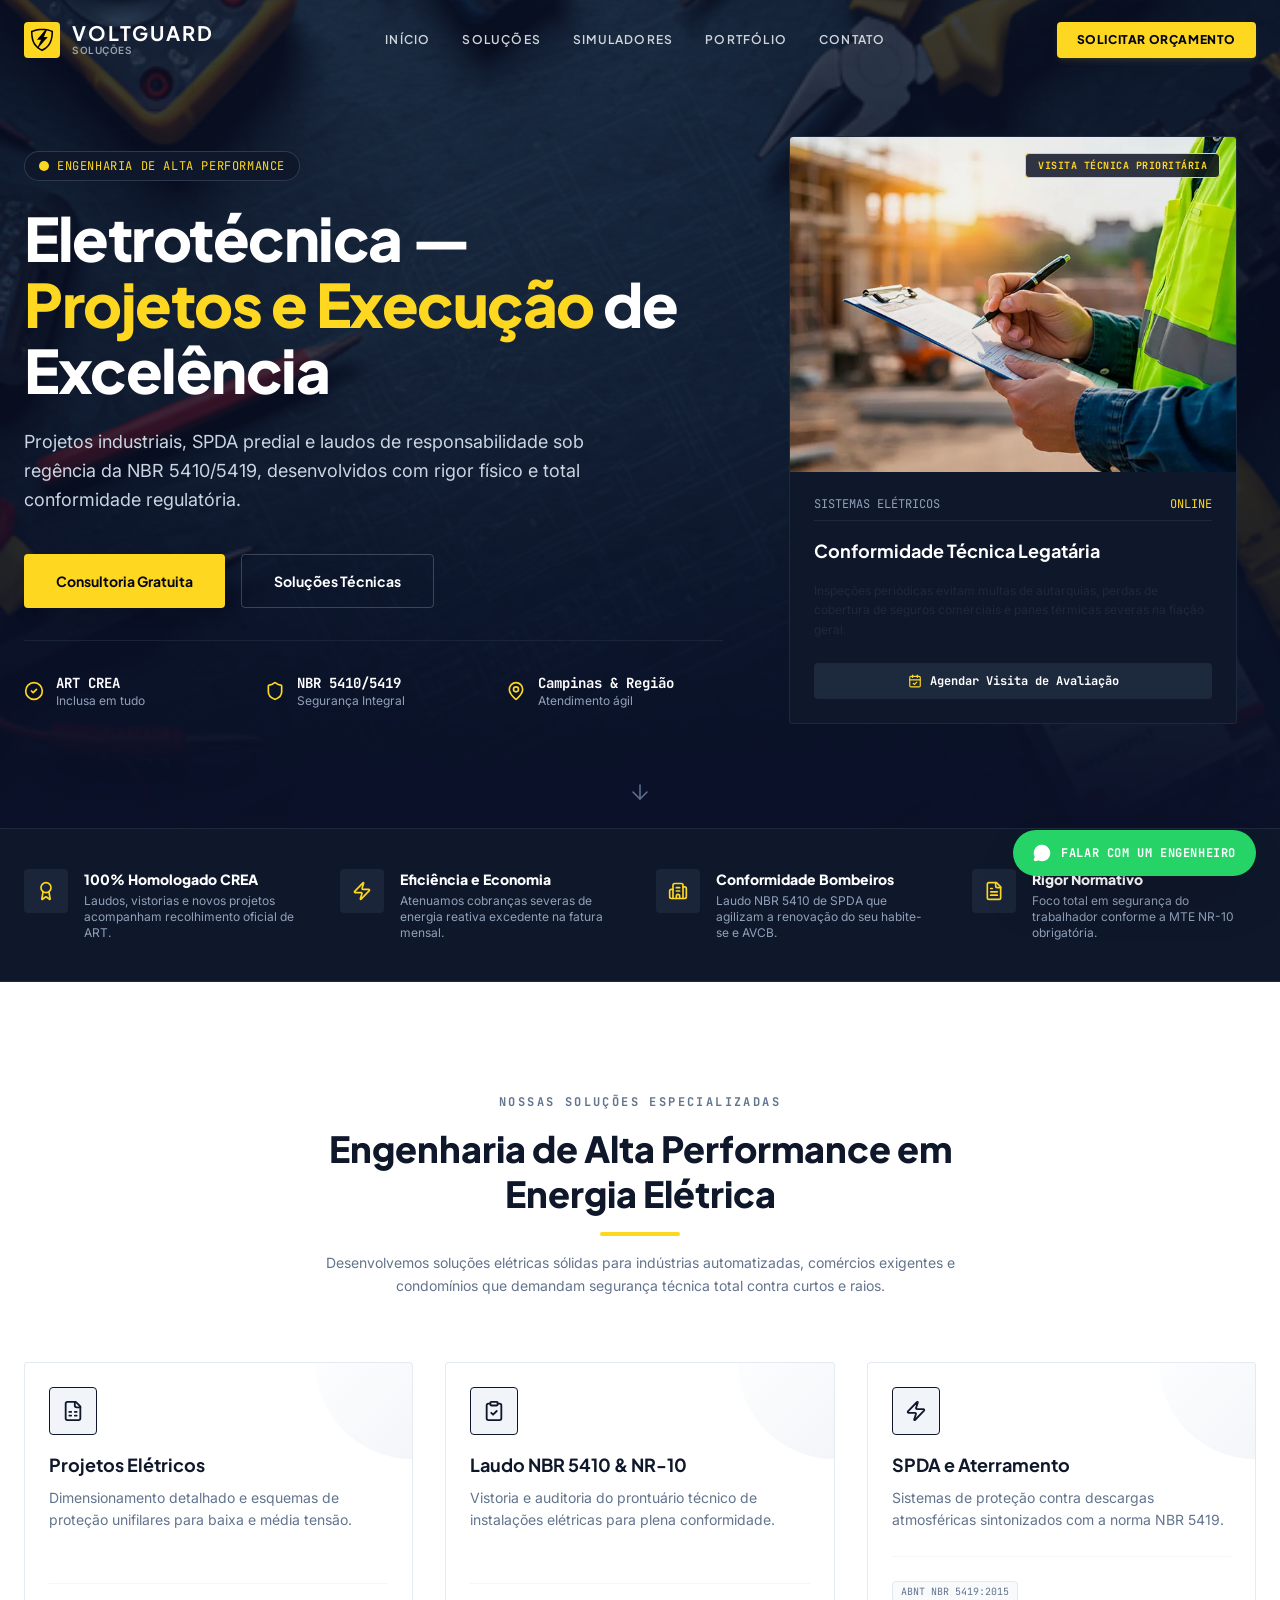
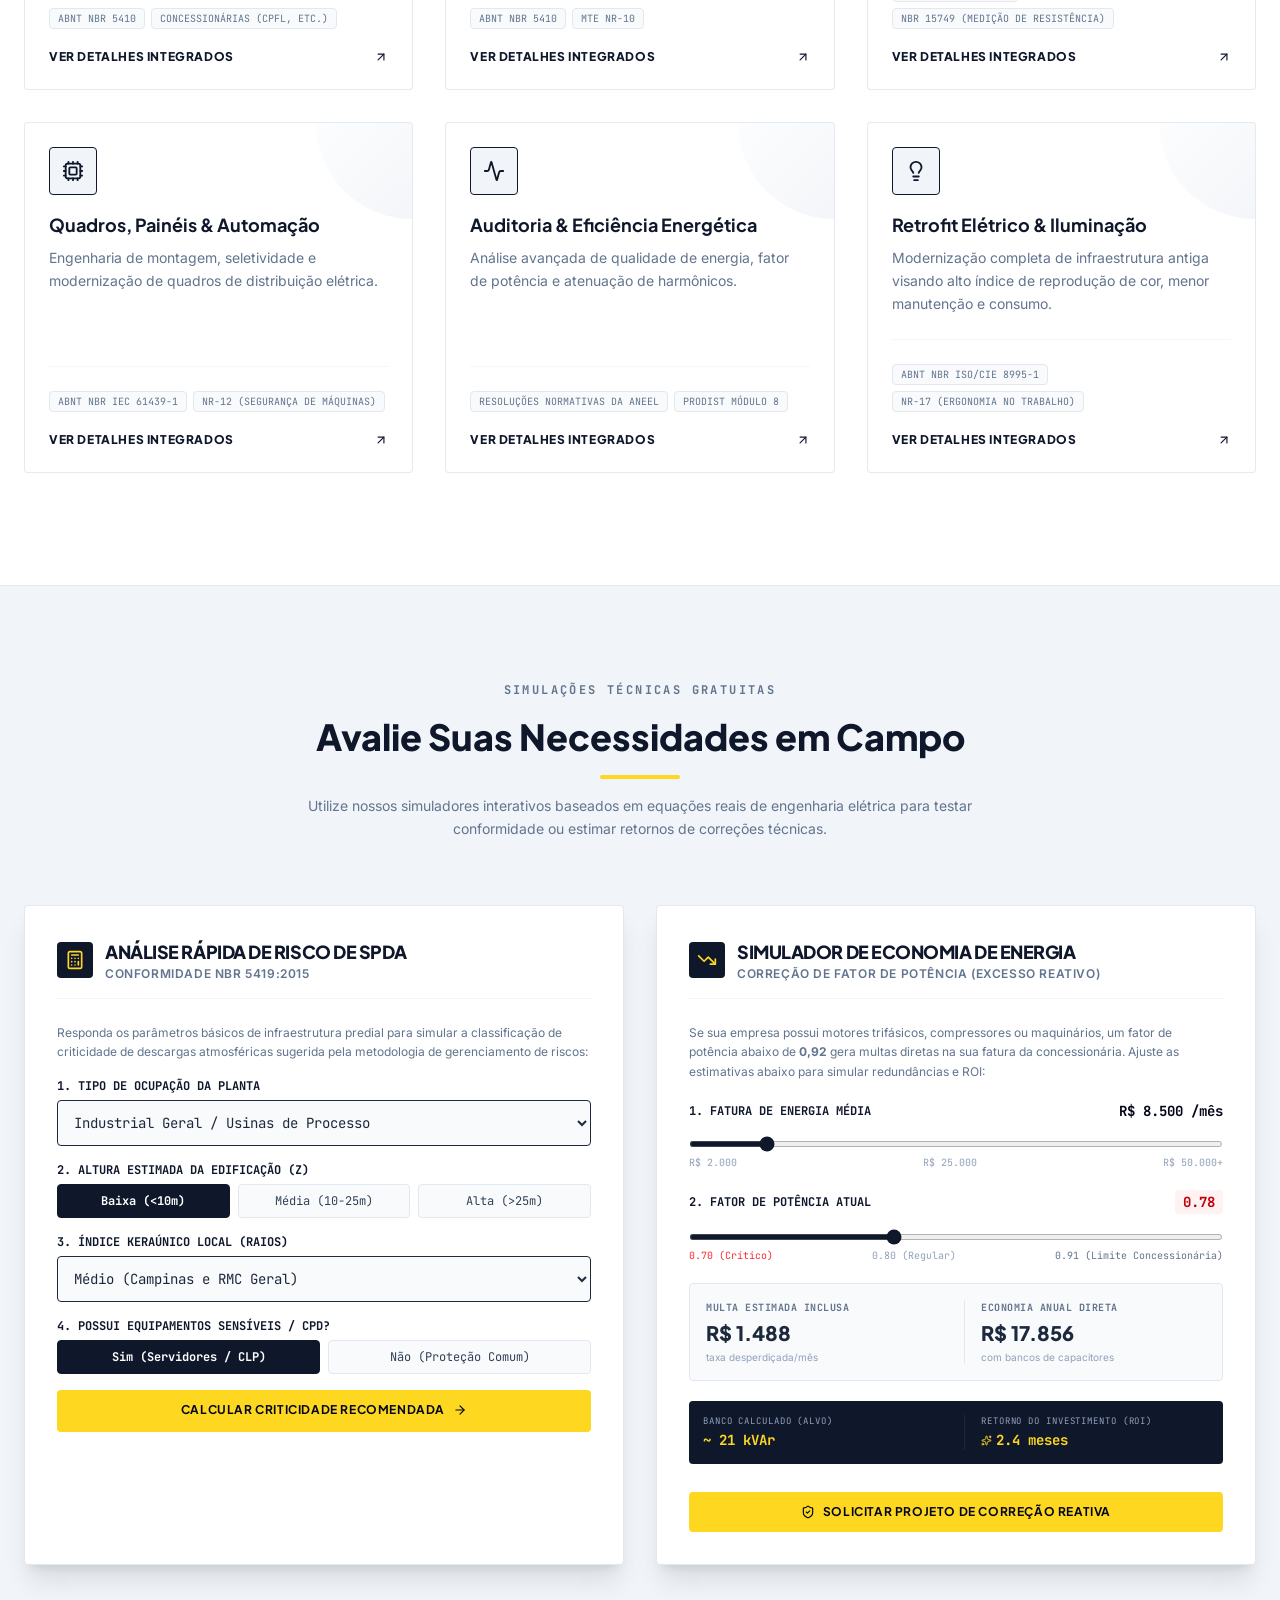
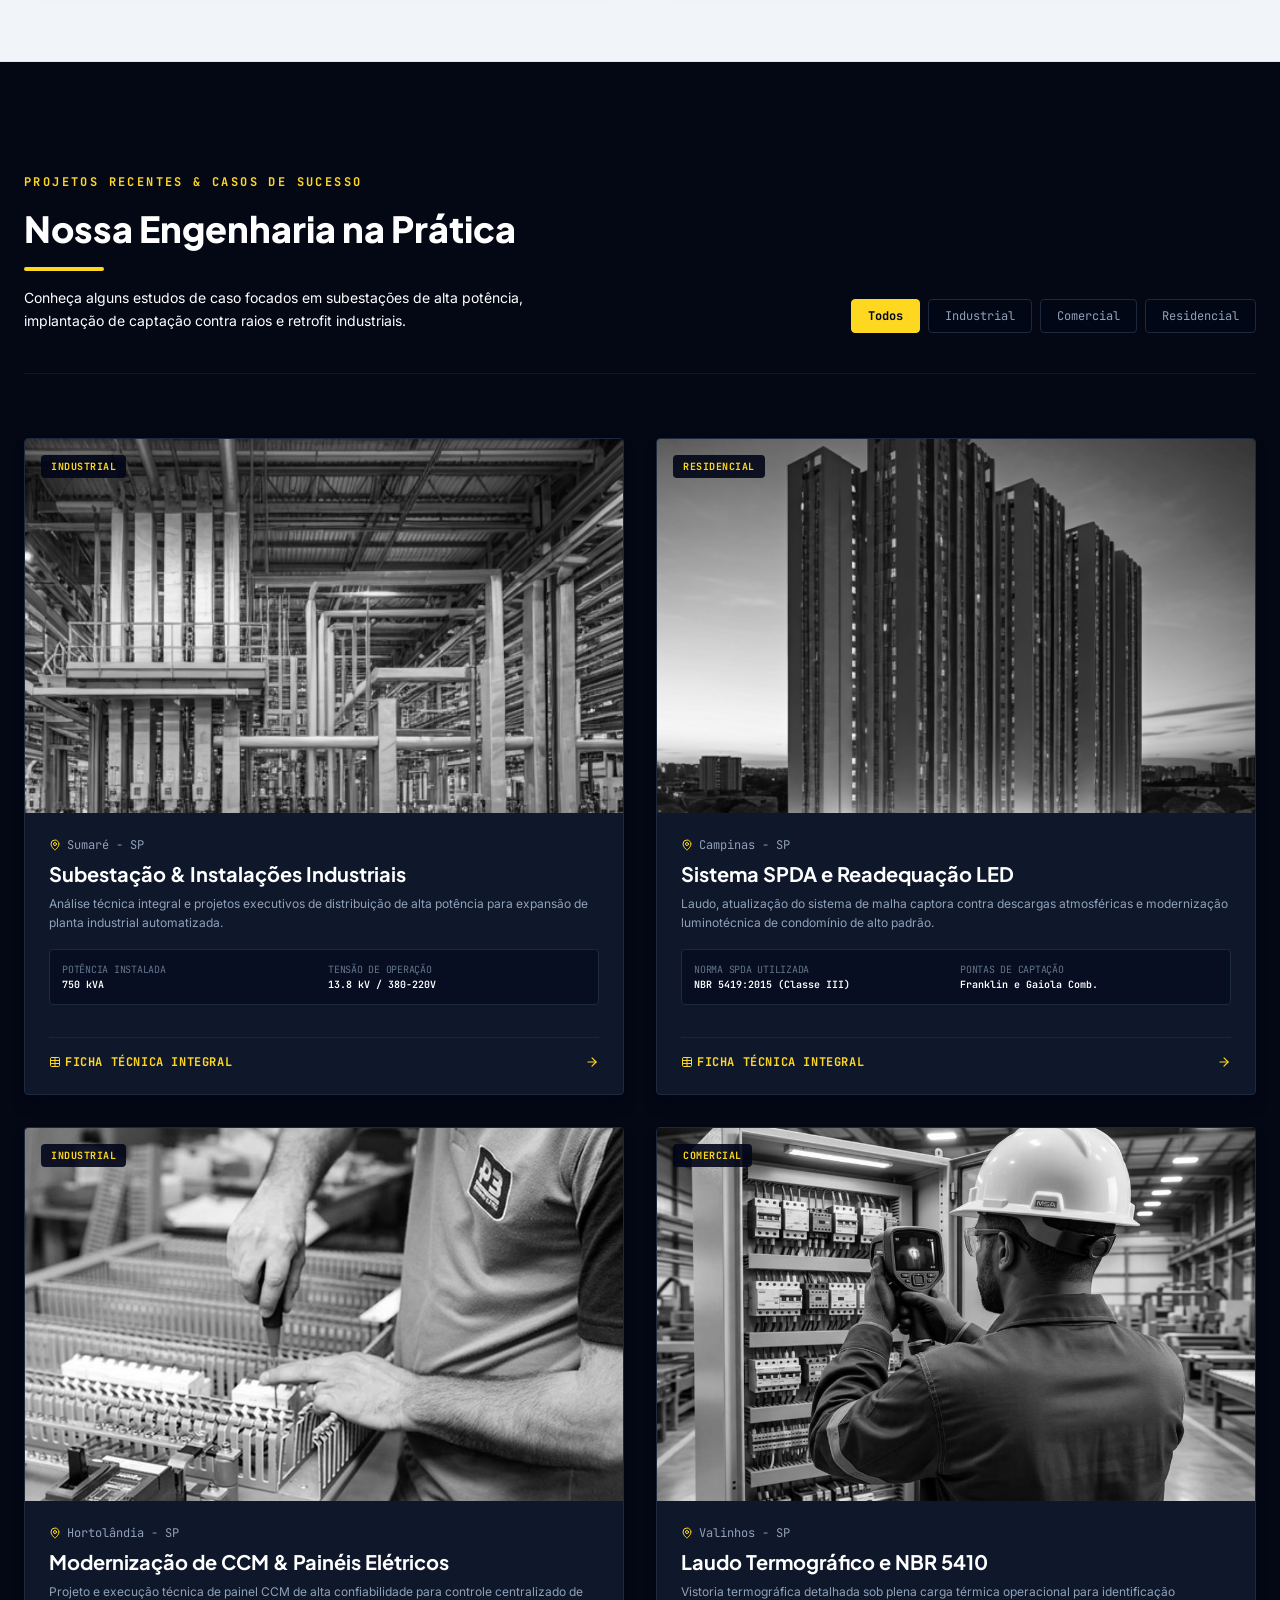
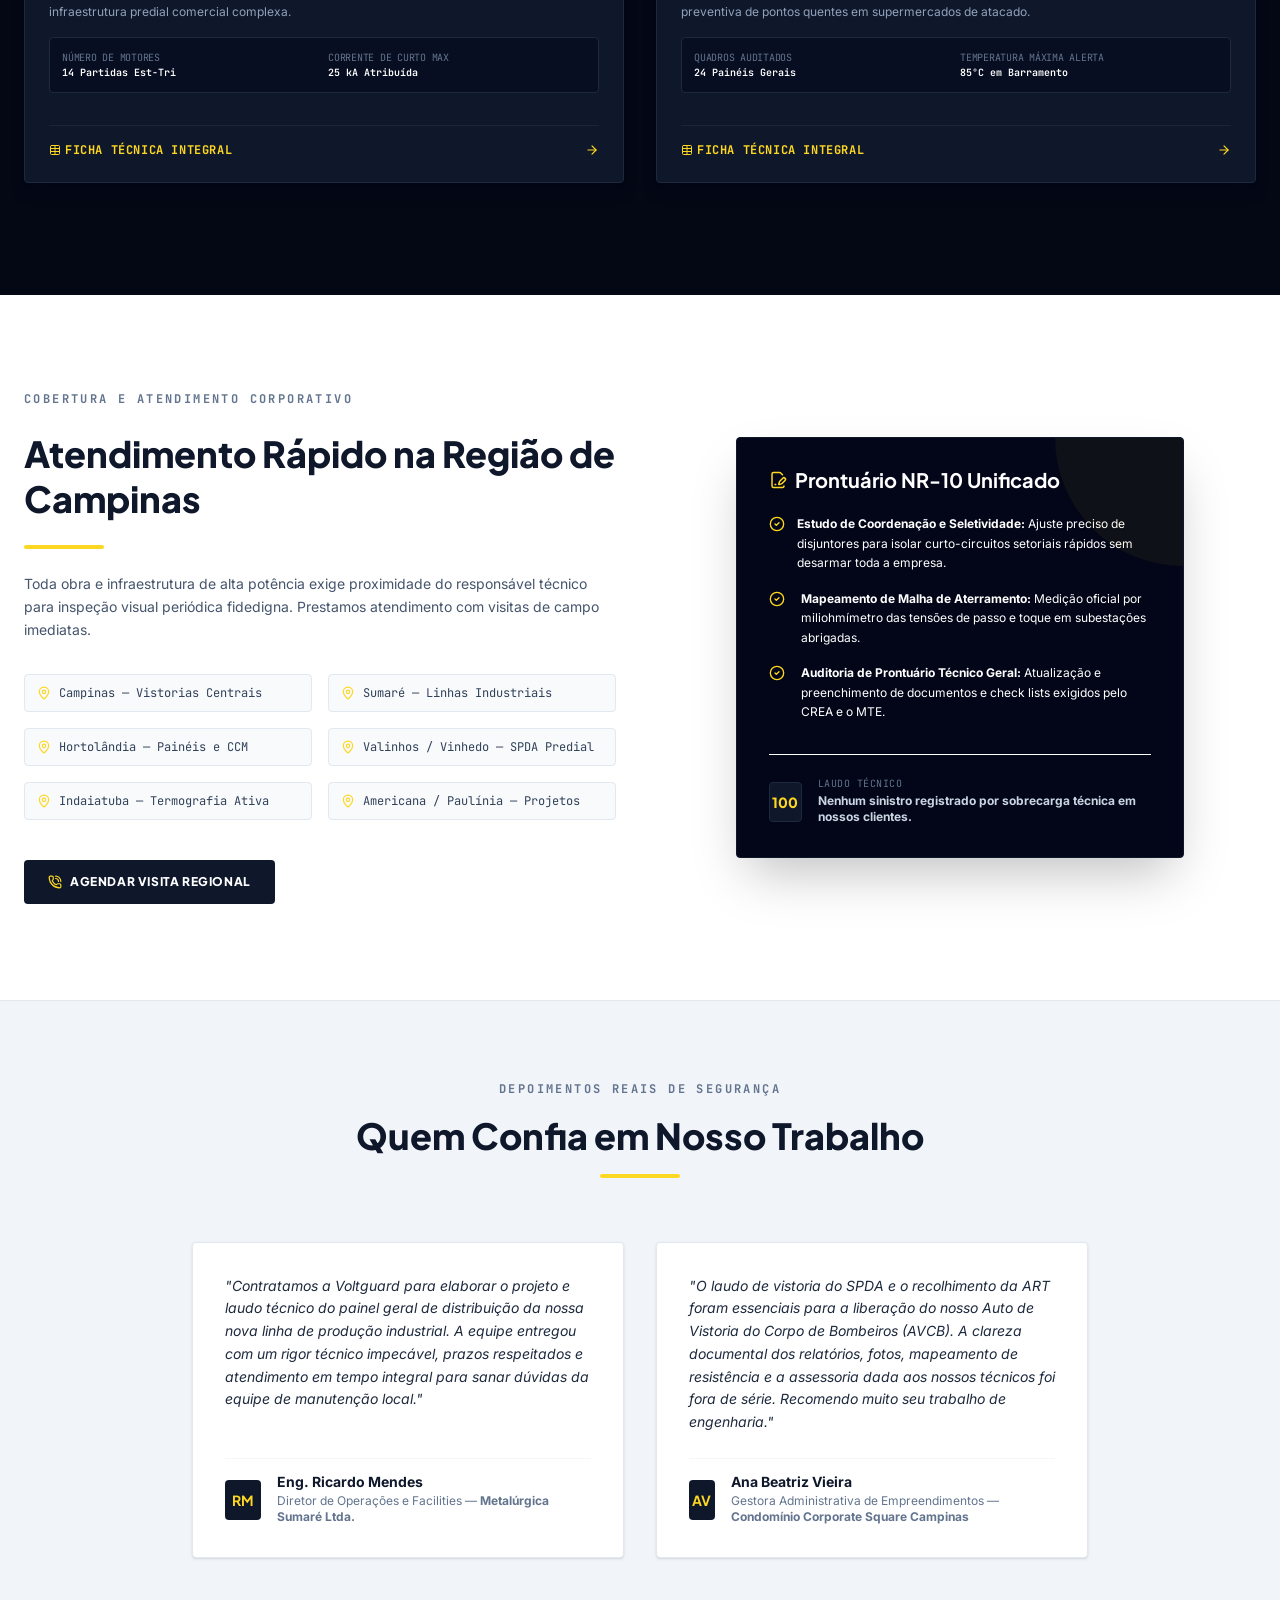
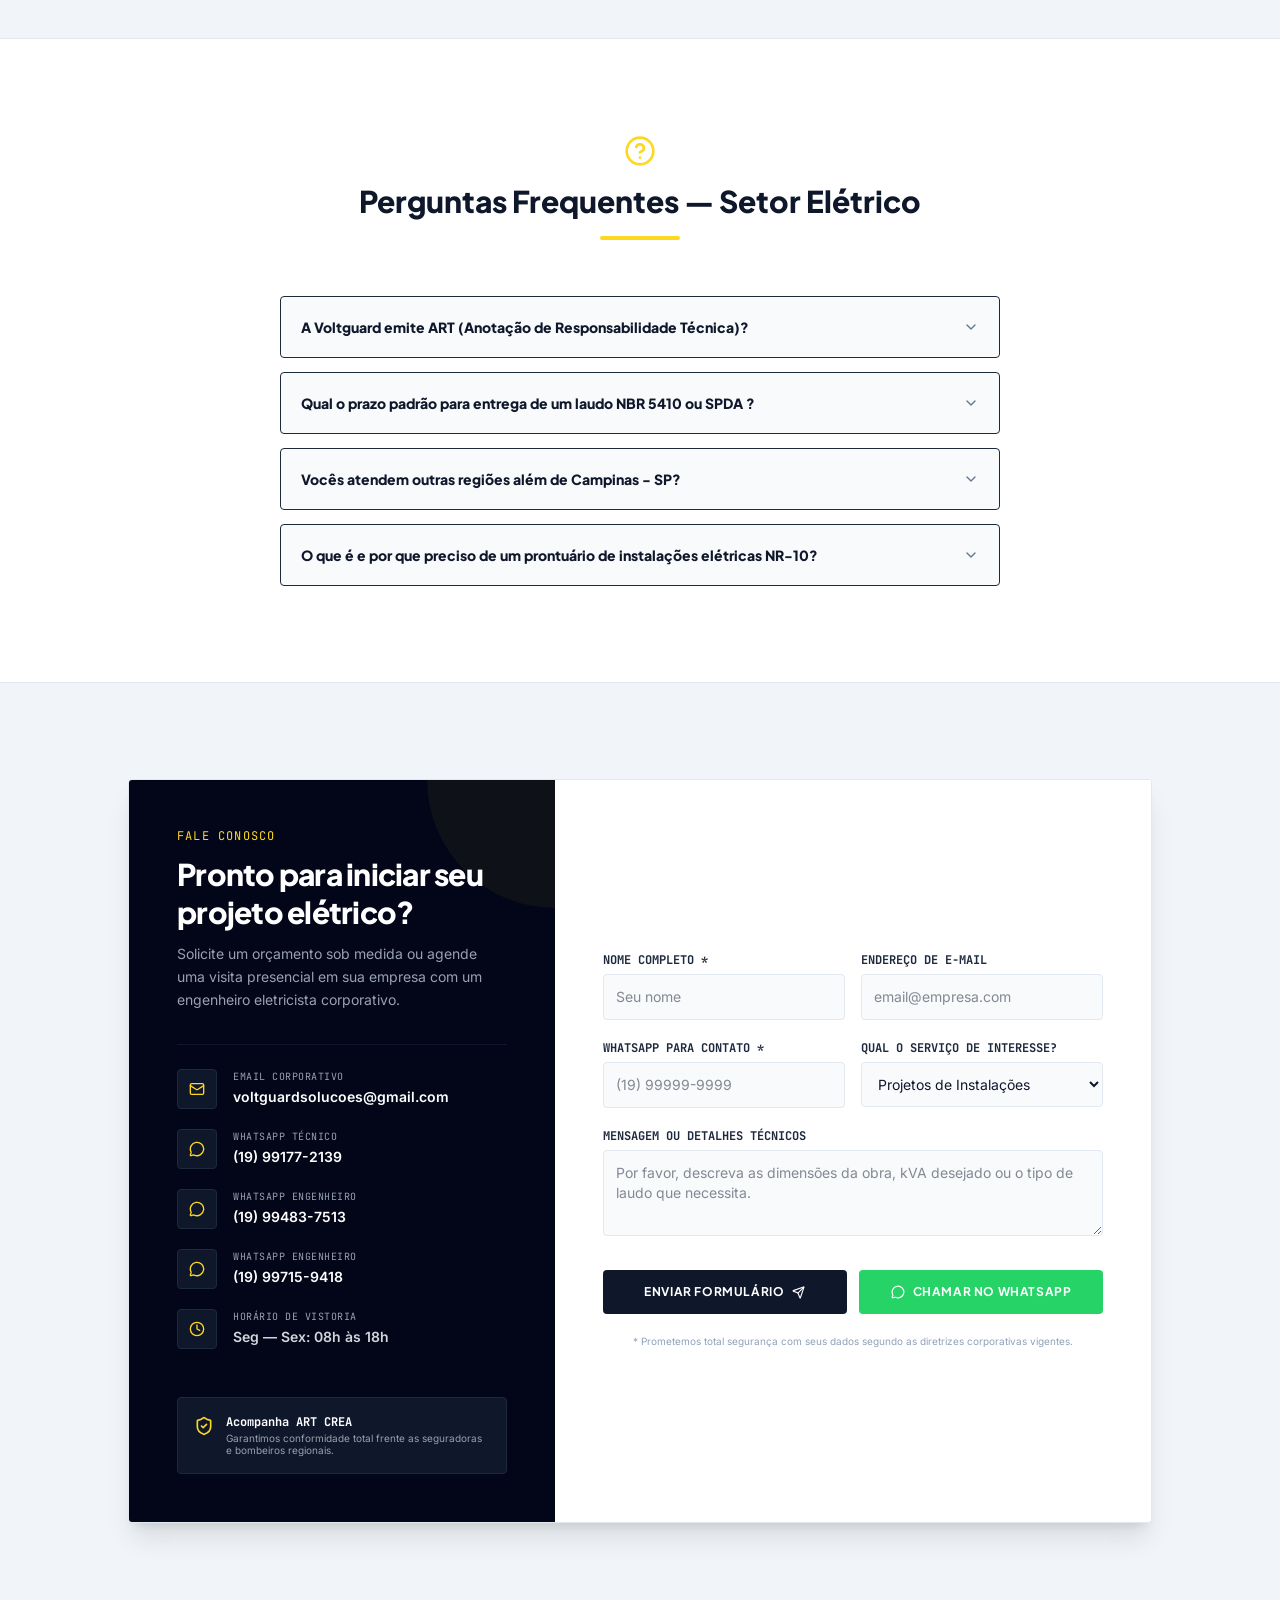
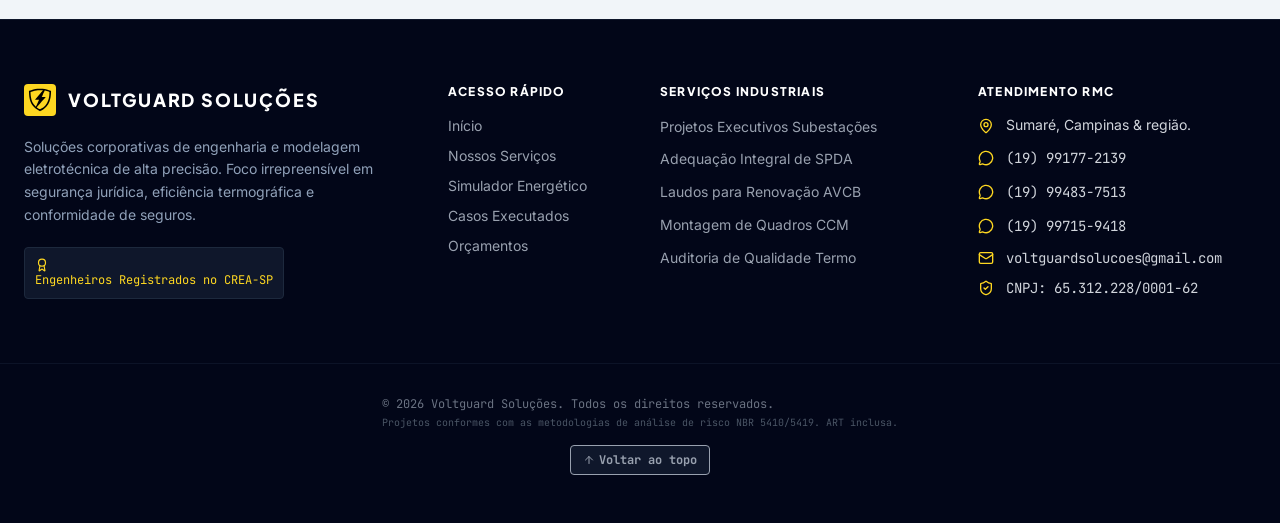
<file: docs/index.html>
<!doctype html>
<html lang="pt-br">
  <head>
    <meta charset="UTF-8" />
    <meta name="viewport" content="width=device-width, initial-scale=1.0" />
    <link rel="icon" type="image/svg+xml" href="./assets/logobg-DgTYI15x.svg">
    <title>VoltGuard Soluções</title>
    <script type="module" crossorigin src="./assets/index-Ch2se7pn.js"></script>
    <link rel="stylesheet" crossorigin href="./assets/index-CW4hoglT.css">
  </head>
  <body>
    <div id="root"></div>
  </body>
</html>
</file>
<file: docs/assets/index-CW4hoglT.css>
@import "https://fonts.googleapis.com/css2?family=Plus+Jakarta+Sans:wght@400;500;600;700;800&family=Inter:wght@300;400;500;600;700&family=JetBrains+Mono:wght@400;500;600&display=swap"; /*! tailwindcss v4.3.0 | MIT License | https://tailwindcss.com */
@layer properties {
  @supports (((-webkit-hyphens: none)) and (not (margin-trim: inline))) or
    ((-moz-orient: inline) and (not (color: rgb(from red r g b)))) {
    *,
    :before,
    :after,
    ::backdrop {
      --tw-translate-x: 0;
      --tw-translate-y: 0;
      --tw-translate-z: 0;
      --tw-rotate-x: initial;
      --tw-rotate-y: initial;
      --tw-rotate-z: initial;
      --tw-skew-x: initial;
      --tw-skew-y: initial;
      --tw-space-y-reverse: 0;
      --tw-divide-y-reverse: 0;
      --tw-border-style: solid;
      --tw-gradient-position: initial;
      --tw-gradient-from: #0000;
      --tw-gradient-via: #0000;
      --tw-gradient-to: #0000;
      --tw-gradient-stops: initial;
      --tw-gradient-via-stops: initial;
      --tw-gradient-from-position: 0%;
      --tw-gradient-via-position: 50%;
      --tw-gradient-to-position: 100%;
      --tw-leading: initial;
      --tw-font-weight: initial;
      --tw-tracking: initial;
      --tw-shadow: 0 0 #0000;
      --tw-shadow-color: initial;
      --tw-shadow-alpha: 100%;
      --tw-inset-shadow: 0 0 #0000;
      --tw-inset-shadow-color: initial;
      --tw-inset-shadow-alpha: 100%;
      --tw-ring-color: initial;
      --tw-ring-shadow: 0 0 #0000;
      --tw-inset-ring-color: initial;
      --tw-inset-ring-shadow: 0 0 #0000;
      --tw-ring-inset: initial;
      --tw-ring-offset-width: 0px;
      --tw-ring-offset-color: #fff;
      --tw-ring-offset-shadow: 0 0 #0000;
      --tw-blur: initial;
      --tw-brightness: initial;
      --tw-contrast: initial;
      --tw-grayscale: initial;
      --tw-hue-rotate: initial;
      --tw-invert: initial;
      --tw-opacity: initial;
      --tw-saturate: initial;
      --tw-sepia: initial;
      --tw-drop-shadow: initial;
      --tw-drop-shadow-color: initial;
      --tw-drop-shadow-alpha: 100%;
      --tw-drop-shadow-size: initial;
      --tw-backdrop-blur: initial;
      --tw-backdrop-brightness: initial;
      --tw-backdrop-contrast: initial;
      --tw-backdrop-grayscale: initial;
      --tw-backdrop-hue-rotate: initial;
      --tw-backdrop-invert: initial;
      --tw-backdrop-opacity: initial;
      --tw-backdrop-saturate: initial;
      --tw-backdrop-sepia: initial;
      --tw-duration: initial;
      --tw-scale-x: 1;
      --tw-scale-y: 1;
      --tw-scale-z: 1;
    }
  }
}
@layer theme {
  :root,
  :host {
    --font-sans: "Inter", ui-sans-serif, system-ui, sans-serif;
    --font-mono: "JetBrains Mono", ui-monospace, monospace;
    --color-red-50: oklch(97.1% 0.013 17.38);
    --color-red-200: oklch(88.5% 0.062 18.334);
    --color-red-500: oklch(63.7% 0.237 25.331);
    --color-red-700: oklch(50.5% 0.213 27.518);
    --color-red-800: oklch(44.4% 0.177 26.899);
    --color-amber-50: oklch(98.7% 0.022 95.277);
    --color-amber-200: oklch(92.4% 0.12 95.746);
    --color-amber-400: oklch(82.8% 0.189 84.429);
    --color-amber-600: oklch(66.6% 0.179 58.318);
    --color-amber-700: oklch(55.5% 0.163 48.998);
    --color-amber-800: oklch(47.3% 0.137 46.201);
    --color-green-50: oklch(98.2% 0.018 155.826);
    --color-green-200: oklch(92.5% 0.084 155.995);
    --color-green-800: oklch(44.8% 0.119 151.328);
    --color-slate-50: oklch(98.4% 0.003 247.858);
    --color-slate-100: oklch(96.8% 0.007 247.896);
    --color-slate-200: oklch(92.9% 0.013 255.508);
    --color-slate-300: oklch(86.9% 0.022 252.894);
    --color-slate-400: oklch(70.4% 0.04 256.788);
    --color-slate-500: oklch(55.4% 0.046 257.417);
    --color-slate-600: oklch(44.6% 0.043 257.281);
    --color-slate-700: oklch(37.2% 0.044 257.287);
    --color-slate-800: oklch(27.9% 0.041 260.031);
    --color-slate-900: oklch(20.8% 0.042 265.755);
    --color-slate-950: oklch(12.9% 0.042 264.695);
    --color-gray-300: oklch(87.2% 0.01 258.338);
    --color-gray-400: oklch(70.7% 0.022 261.325);
    --color-gray-500: oklch(55.1% 0.027 264.364);
    --color-gray-600: oklch(44.6% 0.03 256.802);
    --color-white: #fff;
    --spacing: 0.25rem;
    --container-sm: 24rem;
    --container-md: 28rem;
    --container-lg: 32rem;
    --container-xl: 36rem;
    --container-2xl: 42rem;
    --container-3xl: 48rem;
    --container-4xl: 56rem;
    --container-5xl: 64rem;
    --text-xs: 0.75rem;
    --text-xs--line-height: calc(1 / 0.75);
    --text-sm: 0.875rem;
    --text-sm--line-height: calc(1.25 / 0.875);
    --text-lg: 1.125rem;
    --text-lg--line-height: calc(1.75 / 1.125);
    --text-xl: 1.25rem;
    --text-xl--line-height: calc(1.75 / 1.25);
    --text-2xl: 1.5rem;
    --text-2xl--line-height: calc(2 / 1.5);
    --text-3xl: 1.875rem;
    --text-3xl--line-height: 1.2;
    --text-4xl: 2.25rem;
    --text-4xl--line-height: calc(2.5 / 2.25);
    --text-5xl: 3rem;
    --text-5xl--line-height: 1;
    --text-6xl: 3.75rem;
    --text-6xl--line-height: 1;
    --font-weight-medium: 500;
    --font-weight-semibold: 600;
    --font-weight-bold: 700;
    --font-weight-extrabold: 800;
    --font-weight-black: 900;
    --tracking-tight: -0.025em;
    --tracking-wider: 0.05em;
    --tracking-widest: 0.1em;
    --leading-tight: 1.25;
    --leading-normal: 1.5;
    --leading-relaxed: 1.625;
    --radius-sm: 0.25rem;
    --radius-md: 0.375rem;
    --radius-lg: 0.5rem;
    --animate-spin: spin 1s linear infinite;
    --animate-pulse: pulse 2s cubic-bezier(0.4, 0, 0.6, 1) infinite;
    --animate-bounce: bounce 1s infinite;
    --blur-sm: 8px;
    --blur-md: 12px;
    --blur-2xl: 40px;
    --default-transition-duration: 0.15s;
    --default-transition-timing-function: cubic-bezier(0.4, 0, 0.2, 1);
    --default-font-family: var(--font-sans);
    --default-mono-font-family: var(--font-mono);
    --font-heading: "Plus Jakarta Sans", sans-serif;
  }
}
@layer base {
  *,
  :after,
  :before,
  ::backdrop {
    box-sizing: border-box;
    border: 0 solid;
    margin: 0;
    padding: 0;
  }
  ::file-selector-button {
    box-sizing: border-box;
    border: 0 solid;
    margin: 0;
    padding: 0;
  }
  html,
  :host {
    -webkit-text-size-adjust: 100%;
    -moz-tab-size: 4;
    tab-size: 4;
    line-height: 1.5;
    font-family: var(
      --default-font-family,
      ui-sans-serif,
      system-ui,
      sans-serif,
      "Apple Color Emoji",
      "Segoe UI Emoji",
      "Segoe UI Symbol",
      "Noto Color Emoji"
    );
    font-feature-settings: var(--default-font-feature-settings, normal);
    font-variation-settings: var(--default-font-variation-settings, normal);
    -webkit-tap-highlight-color: transparent;
  }
  hr {
    height: 0;
    color: inherit;
    border-top-width: 1px;
  }
  abbr:where([title]) {
    -webkit-text-decoration: underline dotted;
    text-decoration: underline dotted;
  }
  h1,
  h2,
  h3,
  h4,
  h5,
  h6 {
    font-size: inherit;
    font-weight: inherit;
  }
  a {
    color: inherit;
    -webkit-text-decoration: inherit;
    text-decoration: inherit;
  }
  b,
  strong {
    font-weight: bolder;
  }
  code,
  kbd,
  samp,
  pre {
    font-family: var(
      --default-mono-font-family,
      ui-monospace,
      SFMono-Regular,
      Menlo,
      Monaco,
      Consolas,
      "Liberation Mono",
      "Courier New",
      monospace
    );
    font-feature-settings: var(--default-mono-font-feature-settings, normal);
    font-variation-settings: var(
      --default-mono-font-variation-settings,
      normal
    );
    font-size: 1em;
  }
  small {
    font-size: 80%;
  }
  sub,
  sup {
    vertical-align: baseline;
    font-size: 75%;
    line-height: 0;
    position: relative;
  }
  sub {
    bottom: -0.25em;
  }
  sup {
    top: -0.5em;
  }
  table {
    text-indent: 0;
    border-color: inherit;
    border-collapse: collapse;
  }
  :-moz-focusring {
    outline: auto;
  }
  progress {
    vertical-align: baseline;
  }
  summary {
    display: list-item;
  }
  ol,
  ul,
  menu {
    list-style: none;
  }
  img,
  svg,
  video,
  canvas,
  audio,
  iframe,
  embed,
  object {
    vertical-align: middle;
    display: block;
  }
  img,
  video {
    max-width: 100%;
    height: auto;
  }
  button,
  input,
  select,
  optgroup,
  textarea {
    font: inherit;
    font-feature-settings: inherit;
    font-variation-settings: inherit;
    letter-spacing: inherit;
    color: inherit;
    opacity: 1;
    background-color: #0000;
    border-radius: 0;
  }
  ::file-selector-button {
    font: inherit;
    font-feature-settings: inherit;
    font-variation-settings: inherit;
    letter-spacing: inherit;
    color: inherit;
    opacity: 1;
    background-color: #0000;
    border-radius: 0;
  }
  :where(select:is([multiple], [size])) optgroup {
    font-weight: bolder;
  }
  :where(select:is([multiple], [size])) optgroup option {
    padding-inline-start: 20px;
  }
  ::file-selector-button {
    margin-inline-end: 4px;
  }
  ::placeholder {
    opacity: 1;
  }
  @supports (not ((-webkit-appearance: -apple-pay-button))) or
    (contain-intrinsic-size: 1px) {
    ::placeholder {
      color: currentColor;
    }
    @supports (color: color-mix(in lab, red, red)) {
      ::placeholder {
        color: color-mix(in oklab, currentcolor 50%, transparent);
      }
    }
  }
  textarea {
    resize: vertical;
  }
  ::-webkit-search-decoration {
    -webkit-appearance: none;
  }
  ::-webkit-date-and-time-value {
    min-height: 1lh;
    text-align: inherit;
  }
  ::-webkit-datetime-edit {
    display: inline-flex;
  }
  ::-webkit-datetime-edit-fields-wrapper {
    padding: 0;
  }
  ::-webkit-datetime-edit {
    padding-block: 0;
  }
  ::-webkit-datetime-edit-year-field {
    padding-block: 0;
  }
  ::-webkit-datetime-edit-month-field {
    padding-block: 0;
  }
  ::-webkit-datetime-edit-day-field {
    padding-block: 0;
  }
  ::-webkit-datetime-edit-hour-field {
    padding-block: 0;
  }
  ::-webkit-datetime-edit-minute-field {
    padding-block: 0;
  }
  ::-webkit-datetime-edit-second-field {
    padding-block: 0;
  }
  ::-webkit-datetime-edit-millisecond-field {
    padding-block: 0;
  }
  ::-webkit-datetime-edit-meridiem-field {
    padding-block: 0;
  }
  ::-webkit-calendar-picker-indicator {
    line-height: 1;
  }
  :-moz-ui-invalid {
    box-shadow: none;
  }
  button,
  input:where([type="button"], [type="reset"], [type="submit"]) {
    -webkit-appearance: button;
    -moz-appearance: button;
    appearance: button;
  }
  ::file-selector-button {
    -webkit-appearance: button;
    -moz-appearance: button;
    appearance: button;
  }
  ::-webkit-inner-spin-button {
    height: auto;
  }
  ::-webkit-outer-spin-button {
    height: auto;
  }
  [hidden]:where(:not([hidden="until-found"])) {
    display: none !important;
  }
}
@layer components;
@layer utilities {
  .pointer-events-none {
    pointer-events: none;
  }
  .visible {
    visibility: visible;
  }
  .absolute {
    position: absolute;
  }
  .fixed {
    position: fixed;
  }
  .relative {
    position: relative;
  }
  .static {
    position: static;
  }
  .-inset-1\.5 {
    inset: calc(var(--spacing) * -1.5);
  }
  .inset-0 {
    inset: calc(var(--spacing) * 0);
  }
  .top-0 {
    top: calc(var(--spacing) * 0);
  }
  .top-4 {
    top: calc(var(--spacing) * 4);
  }
  .right-0 {
    right: calc(var(--spacing) * 0);
  }
  .right-4 {
    right: calc(var(--spacing) * 4);
  }
  .right-6 {
    right: calc(var(--spacing) * 6);
  }
  .bottom-4 {
    bottom: calc(var(--spacing) * 4);
  }
  .bottom-6 {
    bottom: calc(var(--spacing) * 6);
  }
  .left-0 {
    left: calc(var(--spacing) * 0);
  }
  .left-1\/2 {
    left: 50%;
  }
  .left-4 {
    left: calc(var(--spacing) * 4);
  }
  .left-6 {
    left: calc(var(--spacing) * 6);
  }
  .z-0 {
    z-index: 0;
  }
  .z-10 {
    z-index: 10;
  }
  .z-40 {
    z-index: 40;
  }
  .z-50 {
    z-index: 50;
  }
  .col-span-2 {
    grid-column: span 2 / span 2;
  }
  .container {
    width: 100%;
  }
  @media (min-width: 40rem) {
    .container {
      max-width: 40rem;
    }
  }
  @media (min-width: 48rem) {
    .container {
      max-width: 48rem;
    }
  }
  @media (min-width: 64rem) {
    .container {
      max-width: 64rem;
    }
  }
  @media (min-width: 80rem) {
    .container {
      max-width: 80rem;
    }
  }
  @media (min-width: 96rem) {
    .container {
      max-width: 96rem;
    }
  }
  .mx-auto {
    margin-inline: auto;
  }
  .mt-0\.5 {
    margin-top: calc(var(--spacing) * 0.5);
  }
  .mt-1 {
    margin-top: calc(var(--spacing) * 1);
  }
  .mt-2 {
    margin-top: calc(var(--spacing) * 2);
  }
  .mt-4 {
    margin-top: calc(var(--spacing) * 4);
  }
  .mt-6 {
    margin-top: calc(var(--spacing) * 6);
  }
  .mt-8 {
    margin-top: calc(var(--spacing) * 8);
  }
  .mt-12 {
    margin-top: calc(var(--spacing) * 12);
  }
  .mr-3 {
    margin-right: calc(var(--spacing) * 3);
  }
  .mb-6 {
    margin-bottom: calc(var(--spacing) * 6);
  }
  .mb-14 {
    margin-bottom: calc(var(--spacing) * 14);
  }
  .mb-16 {
    margin-bottom: calc(var(--spacing) * 16);
  }
  .-ml-1 {
    margin-left: calc(var(--spacing) * -1);
  }
  .line-clamp-2 {
    -webkit-line-clamp: 2;
    -webkit-box-orient: vertical;
    display: -webkit-box;
    overflow: hidden;
  }
  .line-clamp-3 {
    -webkit-line-clamp: 3;
    -webkit-box-orient: vertical;
    display: -webkit-box;
    overflow: hidden;
  }
  .block {
    display: block;
  }
  .flex {
    display: flex;
  }
  .grid {
    display: grid;
  }
  .hidden {
    display: none;
  }
  .inline-block {
    display: inline-block;
  }
  .inline-flex {
    display: inline-flex;
  }
  .table {
    display: table;
  }
  .aspect-\[4\/3\] {
    aspect-ratio: 4/3;
  }
  .aspect-\[16\/10\] {
    aspect-ratio: 16/10;
  }
  .h-1 {
    height: calc(var(--spacing) * 1);
  }
  .h-1\.5 {
    height: calc(var(--spacing) * 1.5);
  }
  .h-2\.5 {
    height: calc(var(--spacing) * 2.5);
  }
  .h-4 {
    height: calc(var(--spacing) * 4);
  }
  .h-6 {
    height: calc(var(--spacing) * 6);
  }
  .h-7 {
    height: calc(var(--spacing) * 7);
  }
  .h-10 {
    height: calc(var(--spacing) * 10);
  }
  .h-12 {
    height: calc(var(--spacing) * 12);
  }
  .h-16 {
    height: calc(var(--spacing) * 16);
  }
  .h-20 {
    height: calc(var(--spacing) * 20);
  }
  .h-24 {
    height: calc(var(--spacing) * 24);
  }
  .h-32 {
    height: calc(var(--spacing) * 32);
  }
  .h-44 {
    height: calc(var(--spacing) * 44);
  }
  .h-48 {
    height: calc(var(--spacing) * 48);
  }
  .h-full {
    height: 100%;
  }
  .max-h-\[85vh\] {
    max-height: 85vh;
  }
  .max-h-\[90vh\] {
    max-height: 90vh;
  }
  .max-h-\[92vh\] {
    max-height: 92vh;
  }
  .min-h-\[92vh\] {
    min-height: 92vh;
  }
  .min-h-screen {
    min-height: 100vh;
  }
  .w-2\.5 {
    width: calc(var(--spacing) * 2.5);
  }
  .w-4 {
    width: calc(var(--spacing) * 4);
  }
  .w-6 {
    width: calc(var(--spacing) * 6);
  }
  .w-7 {
    width: calc(var(--spacing) * 7);
  }
  .w-10 {
    width: calc(var(--spacing) * 10);
  }
  .w-12 {
    width: calc(var(--spacing) * 12);
  }
  .w-16 {
    width: calc(var(--spacing) * 16);
  }
  .w-20 {
    width: calc(var(--spacing) * 20);
  }
  .w-24 {
    width: calc(var(--spacing) * 24);
  }
  .w-32 {
    width: calc(var(--spacing) * 32);
  }
  .w-full {
    width: 100%;
  }
  .max-w-2xl {
    max-width: var(--container-2xl);
  }
  .max-w-3xl {
    max-width: var(--container-3xl);
  }
  .max-w-4xl {
    max-width: var(--container-4xl);
  }
  .max-w-5xl {
    max-width: var(--container-5xl);
  }
  .max-w-\[1280px\] {
    max-width: 1280px;
  }
  .max-w-lg {
    max-width: var(--container-lg);
  }
  .max-w-md {
    max-width: var(--container-md);
  }
  .max-w-sm {
    max-width: var(--container-sm);
  }
  .max-w-xl {
    max-width: var(--container-xl);
  }
  .shrink-0 {
    flex-shrink: 0;
  }
  .flex-grow {
    flex-grow: 1;
  }
  .-translate-x-1\/2 {
    --tw-translate-x: -50%;
    translate: var(--tw-translate-x) var(--tw-translate-y);
  }
  .transform {
    transform: var(--tw-rotate-x,) var(--tw-rotate-y,) var(--tw-rotate-z,)
      var(--tw-skew-x,) var(--tw-skew-y,);
  }
  .animate-bounce {
    animation: var(--animate-bounce);
  }
  .animate-pulse {
    animation: var(--animate-pulse);
  }
  .animate-spin {
    animation: var(--animate-spin);
  }
  .cursor-pointer {
    cursor: pointer;
  }
  .resize {
    resize: both;
  }
  .grid-cols-1 {
    grid-template-columns: repeat(1, minmax(0, 1fr));
  }
  .grid-cols-2 {
    grid-template-columns: repeat(2, minmax(0, 1fr));
  }
  .grid-cols-3 {
    grid-template-columns: repeat(3, minmax(0, 1fr));
  }
  .flex-col {
    flex-direction: column;
  }
  .flex-wrap {
    flex-wrap: wrap;
  }
  .items-center {
    align-items: center;
  }
  .items-start {
    align-items: flex-start;
  }
  .justify-between {
    justify-content: space-between;
  }
  .justify-center {
    justify-content: center;
  }
  .justify-end {
    justify-content: flex-end;
  }
  .gap-1 {
    gap: calc(var(--spacing) * 1);
  }
  .gap-1\.5 {
    gap: calc(var(--spacing) * 1.5);
  }
  .gap-2 {
    gap: calc(var(--spacing) * 2);
  }
  .gap-2\.5 {
    gap: calc(var(--spacing) * 2.5);
  }
  .gap-3 {
    gap: calc(var(--spacing) * 3);
  }
  .gap-4 {
    gap: calc(var(--spacing) * 4);
  }
  .gap-5 {
    gap: calc(var(--spacing) * 5);
  }
  .gap-6 {
    gap: calc(var(--spacing) * 6);
  }
  .gap-8 {
    gap: calc(var(--spacing) * 8);
  }
  .gap-10 {
    gap: calc(var(--spacing) * 10);
  }
  .gap-12 {
    gap: calc(var(--spacing) * 12);
  }
  :where(.space-y-0\.5 > :not(:last-child)) {
    --tw-space-y-reverse: 0;
    margin-block-start: calc(
      calc(var(--spacing) * 0.5) * var(--tw-space-y-reverse)
    );
    margin-block-end: calc(
      calc(var(--spacing) * 0.5) * calc(1 - var(--tw-space-y-reverse))
    );
  }
  :where(.space-y-1 > :not(:last-child)) {
    --tw-space-y-reverse: 0;
    margin-block-start: calc(
      calc(var(--spacing) * 1) * var(--tw-space-y-reverse)
    );
    margin-block-end: calc(
      calc(var(--spacing) * 1) * calc(1 - var(--tw-space-y-reverse))
    );
  }
  :where(.space-y-1\.5 > :not(:last-child)) {
    --tw-space-y-reverse: 0;
    margin-block-start: calc(
      calc(var(--spacing) * 1.5) * var(--tw-space-y-reverse)
    );
    margin-block-end: calc(
      calc(var(--spacing) * 1.5) * calc(1 - var(--tw-space-y-reverse))
    );
  }
  :where(.space-y-2 > :not(:last-child)) {
    --tw-space-y-reverse: 0;
    margin-block-start: calc(
      calc(var(--spacing) * 2) * var(--tw-space-y-reverse)
    );
    margin-block-end: calc(
      calc(var(--spacing) * 2) * calc(1 - var(--tw-space-y-reverse))
    );
  }
  :where(.space-y-2\.5 > :not(:last-child)) {
    --tw-space-y-reverse: 0;
    margin-block-start: calc(
      calc(var(--spacing) * 2.5) * var(--tw-space-y-reverse)
    );
    margin-block-end: calc(
      calc(var(--spacing) * 2.5) * calc(1 - var(--tw-space-y-reverse))
    );
  }
  :where(.space-y-3 > :not(:last-child)) {
    --tw-space-y-reverse: 0;
    margin-block-start: calc(
      calc(var(--spacing) * 3) * var(--tw-space-y-reverse)
    );
    margin-block-end: calc(
      calc(var(--spacing) * 3) * calc(1 - var(--tw-space-y-reverse))
    );
  }
  :where(.space-y-3\.5 > :not(:last-child)) {
    --tw-space-y-reverse: 0;
    margin-block-start: calc(
      calc(var(--spacing) * 3.5) * var(--tw-space-y-reverse)
    );
    margin-block-end: calc(
      calc(var(--spacing) * 3.5) * calc(1 - var(--tw-space-y-reverse))
    );
  }
  :where(.space-y-4 > :not(:last-child)) {
    --tw-space-y-reverse: 0;
    margin-block-start: calc(
      calc(var(--spacing) * 4) * var(--tw-space-y-reverse)
    );
    margin-block-end: calc(
      calc(var(--spacing) * 4) * calc(1 - var(--tw-space-y-reverse))
    );
  }
  :where(.space-y-5 > :not(:last-child)) {
    --tw-space-y-reverse: 0;
    margin-block-start: calc(
      calc(var(--spacing) * 5) * var(--tw-space-y-reverse)
    );
    margin-block-end: calc(
      calc(var(--spacing) * 5) * calc(1 - var(--tw-space-y-reverse))
    );
  }
  :where(.space-y-6 > :not(:last-child)) {
    --tw-space-y-reverse: 0;
    margin-block-start: calc(
      calc(var(--spacing) * 6) * var(--tw-space-y-reverse)
    );
    margin-block-end: calc(
      calc(var(--spacing) * 6) * calc(1 - var(--tw-space-y-reverse))
    );
  }
  :where(.space-y-8 > :not(:last-child)) {
    --tw-space-y-reverse: 0;
    margin-block-start: calc(
      calc(var(--spacing) * 8) * var(--tw-space-y-reverse)
    );
    margin-block-end: calc(
      calc(var(--spacing) * 8) * calc(1 - var(--tw-space-y-reverse))
    );
  }
  :where(.divide-y > :not(:last-child)) {
    --tw-divide-y-reverse: 0;
    border-bottom-style: var(--tw-border-style);
    border-top-style: var(--tw-border-style);
    border-top-width: calc(1px * var(--tw-divide-y-reverse));
    border-bottom-width: calc(1px * calc(1 - var(--tw-divide-y-reverse)));
  }
  :where(.divide-slate-200 > :not(:last-child)) {
    border-color: var(--color-slate-200);
  }
  .truncate {
    text-overflow: ellipsis;
    white-space: nowrap;
    overflow: hidden;
  }
  .overflow-hidden {
    overflow: hidden;
  }
  .overflow-y-auto {
    overflow-y: auto;
  }
  .rounded-full {
    border-radius: 3.40282e38px;
  }
  .rounded-lg {
    border-radius: var(--radius-lg);
  }
  .rounded-md {
    border-radius: var(--radius-md);
  }
  .rounded-sm {
    border-radius: var(--radius-sm);
  }
  .rounded-bl-full {
    border-bottom-left-radius: 3.40282e38px;
  }
  .border {
    border-style: var(--tw-border-style);
    border-width: 1px;
  }
  .border-y {
    border-block-style: var(--tw-border-style);
    border-block-width: 1px;
  }
  .border-t {
    border-top-style: var(--tw-border-style);
    border-top-width: 1px;
  }
  .border-b {
    border-bottom-style: var(--tw-border-style);
    border-bottom-width: 1px;
  }
  .border-l {
    border-left-style: var(--tw-border-style);
    border-left-width: 1px;
  }
  .border-l-4 {
    border-left-style: var(--tw-border-style);
    border-left-width: 4px;
  }
  .border-\[\#fed721\] {
    border-color: #fed721;
  }
  .border-amber-200 {
    border-color: var(--color-amber-200);
  }
  .border-green-200 {
    border-color: var(--color-green-200);
  }
  .border-red-200 {
    border-color: var(--color-red-200);
  }
  .border-slate-100 {
    border-color: var(--color-slate-100);
  }
  .border-slate-100\/80 {
    border-color: #f1f5f9cc;
  }
  @supports (color: color-mix(in lab, red, red)) {
    .border-slate-100\/80 {
      border-color: color-mix(
        in oklab,
        var(--color-slate-100) 80%,
        transparent
      );
    }
  }
  .border-slate-200 {
    border-color: var(--color-slate-200);
  }
  .border-slate-200\/60 {
    border-color: #e2e8f099;
  }
  @supports (color: color-mix(in lab, red, red)) {
    .border-slate-200\/60 {
      border-color: color-mix(
        in oklab,
        var(--color-slate-200) 60%,
        transparent
      );
    }
  }
  .border-slate-200\/90 {
    border-color: #e2e8f0e6;
  }
  @supports (color: color-mix(in lab, red, red)) {
    .border-slate-200\/90 {
      border-color: color-mix(
        in oklab,
        var(--color-slate-200) 90%,
        transparent
      );
    }
  }
  .border-slate-300 {
    border-color: var(--color-slate-300);
  }
  .border-slate-700 {
    border-color: var(--color-slate-700);
  }
  .border-slate-700\/85 {
    border-color: #314158d9;
  }
  @supports (color: color-mix(in lab, red, red)) {
    .border-slate-700\/85 {
      border-color: color-mix(
        in oklab,
        var(--color-slate-700) 85%,
        transparent
      );
    }
  }
  .border-slate-800 {
    border-color: var(--color-slate-800);
  }
  .border-slate-800\/80 {
    border-color: #1d293dcc;
  }
  @supports (color: color-mix(in lab, red, red)) {
    .border-slate-800\/80 {
      border-color: color-mix(
        in oklab,
        var(--color-slate-800) 80%,
        transparent
      );
    }
  }
  .border-slate-900 {
    border-color: var(--color-slate-900);
  }
  .border-slate-900\/80 {
    border-color: #0f172bcc;
  }
  @supports (color: color-mix(in lab, red, red)) {
    .border-slate-900\/80 {
      border-color: color-mix(
        in oklab,
        var(--color-slate-900) 80%,
        transparent
      );
    }
  }
  .border-white\/20 {
    border-color: #fff3;
  }
  @supports (color: color-mix(in lab, red, red)) {
    .border-white\/20 {
      border-color: color-mix(in oklab, var(--color-white) 20%, transparent);
    }
  }
  .bg-\[\#0A1128\] {
    background-color: #0a1128;
  }
  .bg-\[\#25D366\] {
    background-color: #25d366;
  }
  .bg-\[\#040815\] {
    background-color: #040815;
  }
  .bg-\[\#fed721\] {
    background-color: #fed721;
  }
  .bg-\[\#fed721\]\/5 {
    background-color: #fed7210d;
  }
  .bg-\[\#fed721\]\/15 {
    background-color: #fed72126;
  }
  .bg-\[\#ffffff\] {
    background-color: #fff;
  }
  .bg-amber-50 {
    background-color: var(--color-amber-50);
  }
  .bg-green-50 {
    background-color: var(--color-green-50);
  }
  .bg-red-50 {
    background-color: var(--color-red-50);
  }
  .bg-slate-50 {
    background-color: var(--color-slate-50);
  }
  .bg-slate-100 {
    background-color: var(--color-slate-100);
  }
  .bg-slate-800 {
    background-color: var(--color-slate-800);
  }
  .bg-slate-800\/80 {
    background-color: #1d293dcc;
  }
  @supports (color: color-mix(in lab, red, red)) {
    .bg-slate-800\/80 {
      background-color: color-mix(
        in oklab,
        var(--color-slate-800) 80%,
        transparent
      );
    }
  }
  .bg-slate-900 {
    background-color: var(--color-slate-900);
  }
  .bg-slate-900\/95 {
    background-color: #0f172bf2;
  }
  @supports (color: color-mix(in lab, red, red)) {
    .bg-slate-900\/95 {
      background-color: color-mix(
        in oklab,
        var(--color-slate-900) 95%,
        transparent
      );
    }
  }
  .bg-slate-950 {
    background-color: var(--color-slate-950);
  }
  .bg-slate-950\/40 {
    background-color: #02061866;
  }
  @supports (color: color-mix(in lab, red, red)) {
    .bg-slate-950\/40 {
      background-color: color-mix(
        in oklab,
        var(--color-slate-950) 40%,
        transparent
      );
    }
  }
  .bg-slate-950\/50 {
    background-color: #02061880;
  }
  @supports (color: color-mix(in lab, red, red)) {
    .bg-slate-950\/50 {
      background-color: color-mix(
        in oklab,
        var(--color-slate-950) 50%,
        transparent
      );
    }
  }
  .bg-slate-950\/60 {
    background-color: #02061899;
  }
  @supports (color: color-mix(in lab, red, red)) {
    .bg-slate-950\/60 {
      background-color: color-mix(
        in oklab,
        var(--color-slate-950) 60%,
        transparent
      );
    }
  }
  .bg-slate-950\/80 {
    background-color: #020618cc;
  }
  @supports (color: color-mix(in lab, red, red)) {
    .bg-slate-950\/80 {
      background-color: color-mix(
        in oklab,
        var(--color-slate-950) 80%,
        transparent
      );
    }
  }
  .bg-slate-950\/90 {
    background-color: #020618e6;
  }
  @supports (color: color-mix(in lab, red, red)) {
    .bg-slate-950\/90 {
      background-color: color-mix(
        in oklab,
        var(--color-slate-950) 90%,
        transparent
      );
    }
  }
  .bg-white {
    background-color: var(--color-white);
  }
  .bg-gradient-to-br {
    --tw-gradient-position: to bottom right in oklab;
    background-image: linear-gradient(var(--tw-gradient-stops));
  }
  .bg-gradient-to-t {
    --tw-gradient-position: to top in oklab;
    background-image: linear-gradient(var(--tw-gradient-stops));
  }
  .bg-\[linear-gradient\(to_right\,\#1e293b12_1px\,transparent_1px\)\,linear-gradient\(to_bottom\,\#1e293b12_1px\,transparent_1px\)\] {
    background-image:
      linear-gradient(90deg, #1e293b12 1px, #0000 1px),
      linear-gradient(#1e293b12 1px, #0000 1px);
  }
  .from-\[\#0A1128\] {
    --tw-gradient-from: #0a1128;
    --tw-gradient-stops: var(
      --tw-gradient-via-stops,
      var(--tw-gradient-position),
      var(--tw-gradient-from) var(--tw-gradient-from-position),
      var(--tw-gradient-to) var(--tw-gradient-to-position)
    );
  }
  .from-slate-50 {
    --tw-gradient-from: var(--color-slate-50);
    --tw-gradient-stops: var(
      --tw-gradient-via-stops,
      var(--tw-gradient-position),
      var(--tw-gradient-from) var(--tw-gradient-from-position),
      var(--tw-gradient-to) var(--tw-gradient-to-position)
    );
  }
  .from-slate-950 {
    --tw-gradient-from: var(--color-slate-950);
    --tw-gradient-stops: var(
      --tw-gradient-via-stops,
      var(--tw-gradient-position),
      var(--tw-gradient-from) var(--tw-gradient-from-position),
      var(--tw-gradient-to) var(--tw-gradient-to-position)
    );
  }
  .via-slate-950\/20 {
    --tw-gradient-via: #02061833;
  }
  @supports (color: color-mix(in lab, red, red)) {
    .via-slate-950\/20 {
      --tw-gradient-via: color-mix(
        in oklab,
        var(--color-slate-950) 20%,
        transparent
      );
    }
  }
  .via-slate-950\/20 {
    --tw-gradient-via-stops:
      var(--tw-gradient-position),
      var(--tw-gradient-from) var(--tw-gradient-from-position),
      var(--tw-gradient-via) var(--tw-gradient-via-position),
      var(--tw-gradient-to) var(--tw-gradient-to-position);
    --tw-gradient-stops: var(--tw-gradient-via-stops);
  }
  .via-transparent {
    --tw-gradient-via: transparent;
    --tw-gradient-via-stops:
      var(--tw-gradient-position),
      var(--tw-gradient-from) var(--tw-gradient-from-position),
      var(--tw-gradient-via) var(--tw-gradient-via-position),
      var(--tw-gradient-to) var(--tw-gradient-to-position);
    --tw-gradient-stops: var(--tw-gradient-via-stops);
  }
  .to-slate-200 {
    --tw-gradient-to: var(--color-slate-200);
    --tw-gradient-stops: var(
      --tw-gradient-via-stops,
      var(--tw-gradient-position),
      var(--tw-gradient-from) var(--tw-gradient-from-position),
      var(--tw-gradient-to) var(--tw-gradient-to-position)
    );
  }
  .to-transparent {
    --tw-gradient-to: transparent;
    --tw-gradient-stops: var(
      --tw-gradient-via-stops,
      var(--tw-gradient-position),
      var(--tw-gradient-from) var(--tw-gradient-from-position),
      var(--tw-gradient-to) var(--tw-gradient-to-position)
    );
  }
  .\[mask-image\:radial-gradient\(ellipse_60\%_50\%_at_50\%_0\%\,\#000_70\%\,transparent_100\%\)\] {
    -webkit-mask-image: radial-gradient(60% 50% at 50% 0, #000 70%, #0000 100%);
    mask-image: radial-gradient(60% 50% at 50% 0, #000 70%, #0000);
  }
  .bg-\[size\:4rem_4rem\] {
    background-size: 4rem 4rem;
  }
  .fill-current {
    fill: currentColor;
  }
  .stroke-\[1\.5\] {
    stroke-width: 1.5px;
  }
  .stroke-\[3\] {
    stroke-width: 3px;
  }
  .object-cover {
    object-fit: cover;
  }
  .p-1 {
    padding: calc(var(--spacing) * 1);
  }
  .p-1\.5 {
    padding: calc(var(--spacing) * 1.5);
  }
  .p-2 {
    padding: calc(var(--spacing) * 2);
  }
  .p-2\.5 {
    padding: calc(var(--spacing) * 2.5);
  }
  .p-3 {
    padding: calc(var(--spacing) * 3);
  }
  .p-3\.5 {
    padding: calc(var(--spacing) * 3.5);
  }
  .p-4 {
    padding: calc(var(--spacing) * 4);
  }
  .p-5 {
    padding: calc(var(--spacing) * 5);
  }
  .p-6 {
    padding: calc(var(--spacing) * 6);
  }
  .p-8 {
    padding: calc(var(--spacing) * 8);
  }
  .px-2 {
    padding-inline: calc(var(--spacing) * 2);
  }
  .px-2\.5 {
    padding-inline: calc(var(--spacing) * 2.5);
  }
  .px-3 {
    padding-inline: calc(var(--spacing) * 3);
  }
  .px-3\.5 {
    padding-inline: calc(var(--spacing) * 3.5);
  }
  .px-4 {
    padding-inline: calc(var(--spacing) * 4);
  }
  .px-5 {
    padding-inline: calc(var(--spacing) * 5);
  }
  .px-6 {
    padding-inline: calc(var(--spacing) * 6);
  }
  .px-8 {
    padding-inline: calc(var(--spacing) * 8);
  }
  .py-0\.5 {
    padding-block: calc(var(--spacing) * 0.5);
  }
  .py-1 {
    padding-block: calc(var(--spacing) * 1);
  }
  .py-1\.5 {
    padding-block: calc(var(--spacing) * 1.5);
  }
  .py-2 {
    padding-block: calc(var(--spacing) * 2);
  }
  .py-2\.5 {
    padding-block: calc(var(--spacing) * 2.5);
  }
  .py-3 {
    padding-block: calc(var(--spacing) * 3);
  }
  .py-3\.5 {
    padding-block: calc(var(--spacing) * 3.5);
  }
  .py-4 {
    padding-block: calc(var(--spacing) * 4);
  }
  .py-8 {
    padding-block: calc(var(--spacing) * 8);
  }
  .py-10 {
    padding-block: calc(var(--spacing) * 10);
  }
  .py-20 {
    padding-block: calc(var(--spacing) * 20);
  }
  .pt-0\.5 {
    padding-top: calc(var(--spacing) * 0.5);
  }
  .pt-1 {
    padding-top: calc(var(--spacing) * 1);
  }
  .pt-1\.5 {
    padding-top: calc(var(--spacing) * 1.5);
  }
  .pt-2 {
    padding-top: calc(var(--spacing) * 2);
  }
  .pt-3 {
    padding-top: calc(var(--spacing) * 3);
  }
  .pt-4 {
    padding-top: calc(var(--spacing) * 4);
  }
  .pt-6 {
    padding-top: calc(var(--spacing) * 6);
  }
  .pt-8 {
    padding-top: calc(var(--spacing) * 8);
  }
  .pt-16 {
    padding-top: calc(var(--spacing) * 16);
  }
  .pt-24 {
    padding-top: calc(var(--spacing) * 24);
  }
  .pr-2 {
    padding-right: calc(var(--spacing) * 2);
  }
  .pr-4 {
    padding-right: calc(var(--spacing) * 4);
  }
  .pr-6 {
    padding-right: calc(var(--spacing) * 6);
  }
  .pb-1\.5 {
    padding-bottom: calc(var(--spacing) * 1.5);
  }
  .pb-2 {
    padding-bottom: calc(var(--spacing) * 2);
  }
  .pb-4 {
    padding-bottom: calc(var(--spacing) * 4);
  }
  .pb-5 {
    padding-bottom: calc(var(--spacing) * 5);
  }
  .pb-6 {
    padding-bottom: calc(var(--spacing) * 6);
  }
  .pb-10 {
    padding-bottom: calc(var(--spacing) * 10);
  }
  .pb-12 {
    padding-bottom: calc(var(--spacing) * 12);
  }
  .pb-16 {
    padding-bottom: calc(var(--spacing) * 16);
  }
  .pl-4 {
    padding-left: calc(var(--spacing) * 4);
  }
  .\!text-left {
    text-align: left !important;
  }
  .text-center {
    text-align: center;
  }
  .text-left {
    text-align: left;
  }
  .text-right {
    text-align: right;
  }
  .font-heading {
    font-family: var(--font-heading);
  }
  .font-mono {
    font-family: var(--font-mono);
  }
  .font-sans {
    font-family: var(--font-sans);
  }
  .text-2xl {
    font-size: var(--text-2xl);
    line-height: var(--tw-leading, var(--text-2xl--line-height));
  }
  .text-3xl {
    font-size: var(--text-3xl);
    line-height: var(--tw-leading, var(--text-3xl--line-height));
  }
  .text-4xl {
    font-size: var(--text-4xl);
    line-height: var(--tw-leading, var(--text-4xl--line-height));
  }
  .text-lg {
    font-size: var(--text-lg);
    line-height: var(--tw-leading, var(--text-lg--line-height));
  }
  .text-sm {
    font-size: var(--text-sm);
    line-height: var(--tw-leading, var(--text-sm--line-height));
  }
  .text-xl {
    font-size: var(--text-xl);
    line-height: var(--tw-leading, var(--text-xl--line-height));
  }
  .text-xs {
    font-size: var(--text-xs);
    line-height: var(--tw-leading, var(--text-xs--line-height));
  }
  .text-\[9px\] {
    font-size: 9px;
  }
  .text-\[10px\] {
    font-size: 10px;
  }
  .text-\[11px\] {
    font-size: 11px;
  }
  .leading-\[1\.1\] {
    --tw-leading: 1.1;
    line-height: 1.1;
  }
  .leading-none {
    --tw-leading: 1;
    line-height: 1;
  }
  .leading-normal {
    --tw-leading: var(--leading-normal);
    line-height: var(--leading-normal);
  }
  .leading-relaxed {
    --tw-leading: var(--leading-relaxed);
    line-height: var(--leading-relaxed);
  }
  .leading-tight {
    --tw-leading: var(--leading-tight);
    line-height: var(--leading-tight);
  }
  .font-black {
    --tw-font-weight: var(--font-weight-black);
    font-weight: var(--font-weight-black);
  }
  .font-bold {
    --tw-font-weight: var(--font-weight-bold);
    font-weight: var(--font-weight-bold);
  }
  .font-extrabold {
    --tw-font-weight: var(--font-weight-extrabold);
    font-weight: var(--font-weight-extrabold);
  }
  .font-medium {
    --tw-font-weight: var(--font-weight-medium);
    font-weight: var(--font-weight-medium);
  }
  .font-semibold {
    --tw-font-weight: var(--font-weight-semibold);
    font-weight: var(--font-weight-semibold);
  }
  .tracking-\[0\.2em\] {
    --tw-tracking: 0.2em;
    letter-spacing: 0.2em;
  }
  .tracking-tight {
    --tw-tracking: var(--tracking-tight);
    letter-spacing: var(--tracking-tight);
  }
  .tracking-wider {
    --tw-tracking: var(--tracking-wider);
    letter-spacing: var(--tracking-wider);
  }
  .tracking-widest {
    --tw-tracking: var(--tracking-widest);
    letter-spacing: var(--tracking-widest);
  }
  .break-all {
    word-break: break-all;
  }
  .text-\[\#fed721\] {
    color: #fed721;
  }
  .text-amber-700 {
    color: var(--color-amber-700);
  }
  .text-amber-800 {
    color: var(--color-amber-800);
  }
  .text-gray-300 {
    color: var(--color-gray-300);
  }
  .text-gray-400 {
    color: var(--color-gray-400);
  }
  .text-gray-500 {
    color: var(--color-gray-500);
  }
  .text-gray-600 {
    color: var(--color-gray-600);
  }
  .text-green-800 {
    color: var(--color-green-800);
  }
  .text-red-500 {
    color: var(--color-red-500);
  }
  .text-red-700 {
    color: var(--color-red-700);
  }
  .text-red-800 {
    color: var(--color-red-800);
  }
  .text-slate-300 {
    color: var(--color-slate-300);
  }
  .text-slate-400 {
    color: var(--color-slate-400);
  }
  .text-slate-500 {
    color: var(--color-slate-500);
  }
  .text-slate-600 {
    color: var(--color-slate-600);
  }
  .text-slate-700 {
    color: var(--color-slate-700);
  }
  .text-slate-800 {
    color: var(--color-slate-800);
  }
  .text-slate-900 {
    color: var(--color-slate-900);
  }
  .text-slate-950 {
    color: var(--color-slate-950);
  }
  .text-white {
    color: var(--color-white);
  }
  .uppercase {
    text-transform: uppercase;
  }
  .italic {
    font-style: italic;
  }
  .accent-slate-900 {
    accent-color: var(--color-slate-900);
  }
  .opacity-20 {
    opacity: 0.2;
  }
  .opacity-25 {
    opacity: 0.25;
  }
  .opacity-40 {
    opacity: 0.4;
  }
  .opacity-75 {
    opacity: 0.75;
  }
  .opacity-85 {
    opacity: 0.85;
  }
  .shadow-2xl {
    --tw-shadow: 0 25px 50px -12px var(--tw-shadow-color, #00000040);
    box-shadow:
      var(--tw-inset-shadow), var(--tw-inset-ring-shadow),
      var(--tw-ring-offset-shadow), var(--tw-ring-shadow), var(--tw-shadow);
  }
  .shadow-lg {
    --tw-shadow:
      0 10px 15px -3px var(--tw-shadow-color, #0000001a),
      0 4px 6px -4px var(--tw-shadow-color, #0000001a);
    box-shadow:
      var(--tw-inset-shadow), var(--tw-inset-ring-shadow),
      var(--tw-ring-offset-shadow), var(--tw-ring-shadow), var(--tw-shadow);
  }
  .shadow-md {
    --tw-shadow:
      0 4px 6px -1px var(--tw-shadow-color, #0000001a),
      0 2px 4px -2px var(--tw-shadow-color, #0000001a);
    box-shadow:
      var(--tw-inset-shadow), var(--tw-inset-ring-shadow),
      var(--tw-ring-offset-shadow), var(--tw-ring-shadow), var(--tw-shadow);
  }
  .shadow-sm {
    --tw-shadow:
      0 1px 3px 0 var(--tw-shadow-color, #0000001a),
      0 1px 2px -1px var(--tw-shadow-color, #0000001a);
    box-shadow:
      var(--tw-inset-shadow), var(--tw-inset-ring-shadow),
      var(--tw-ring-offset-shadow), var(--tw-ring-shadow), var(--tw-shadow);
  }
  .shadow-xl {
    --tw-shadow:
      0 20px 25px -5px var(--tw-shadow-color, #0000001a),
      0 8px 10px -6px var(--tw-shadow-color, #0000001a);
    box-shadow:
      var(--tw-inset-shadow), var(--tw-inset-ring-shadow),
      var(--tw-ring-offset-shadow), var(--tw-ring-shadow), var(--tw-shadow);
  }
  .shadow-\[\#fed721\]\/10 {
    --tw-shadow-color: #fed7211a;
  }
  @supports (color: color-mix(in lab, red, red)) {
    .shadow-\[\#fed721\]\/10 {
      --tw-shadow-color: color-mix(
        in oklab,
        oklab(88.6417% -0.0158576 0.175797/.1) var(--tw-shadow-alpha),
        transparent
      );
    }
  }
  .shadow-slate-950\/40 {
    --tw-shadow-color: #02061866;
  }
  @supports (color: color-mix(in lab, red, red)) {
    .shadow-slate-950\/40 {
      --tw-shadow-color: color-mix(
        in oklab,
        color-mix(in oklab, var(--color-slate-950) 40%, transparent)
          var(--tw-shadow-alpha),
        transparent
      );
    }
  }
  .blur {
    --tw-blur: blur(8px);
    filter: var(--tw-blur,) var(--tw-brightness,) var(--tw-contrast,)
      var(--tw-grayscale,) var(--tw-hue-rotate,) var(--tw-invert,)
      var(--tw-saturate,) var(--tw-sepia,) var(--tw-drop-shadow,);
  }
  .blur-2xl {
    --tw-blur: blur(var(--blur-2xl));
    filter: var(--tw-blur,) var(--tw-brightness,) var(--tw-contrast,)
      var(--tw-grayscale,) var(--tw-hue-rotate,) var(--tw-invert,)
      var(--tw-saturate,) var(--tw-sepia,) var(--tw-drop-shadow,);
  }
  .brightness-75 {
    --tw-brightness: brightness(75%);
    filter: var(--tw-blur,) var(--tw-brightness,) var(--tw-contrast,)
      var(--tw-grayscale,) var(--tw-hue-rotate,) var(--tw-invert,)
      var(--tw-saturate,) var(--tw-sepia,) var(--tw-drop-shadow,);
  }
  .brightness-90 {
    --tw-brightness: brightness(90%);
    filter: var(--tw-blur,) var(--tw-brightness,) var(--tw-contrast,)
      var(--tw-grayscale,) var(--tw-hue-rotate,) var(--tw-invert,)
      var(--tw-saturate,) var(--tw-sepia,) var(--tw-drop-shadow,);
  }
  .brightness-95 {
    --tw-brightness: brightness(95%);
    filter: var(--tw-blur,) var(--tw-brightness,) var(--tw-contrast,)
      var(--tw-grayscale,) var(--tw-hue-rotate,) var(--tw-invert,)
      var(--tw-saturate,) var(--tw-sepia,) var(--tw-drop-shadow,);
  }
  .grayscale {
    --tw-grayscale: grayscale(100%);
    filter: var(--tw-blur,) var(--tw-brightness,) var(--tw-contrast,)
      var(--tw-grayscale,) var(--tw-hue-rotate,) var(--tw-invert,)
      var(--tw-saturate,) var(--tw-sepia,) var(--tw-drop-shadow,);
  }
  .filter {
    filter: var(--tw-blur,) var(--tw-brightness,) var(--tw-contrast,)
      var(--tw-grayscale,) var(--tw-hue-rotate,) var(--tw-invert,)
      var(--tw-saturate,) var(--tw-sepia,) var(--tw-drop-shadow,);
  }
  .backdrop-blur-md {
    --tw-backdrop-blur: blur(var(--blur-md));
    -webkit-backdrop-filter: var(--tw-backdrop-blur,)
      var(--tw-backdrop-brightness,) var(--tw-backdrop-contrast,)
      var(--tw-backdrop-grayscale,) var(--tw-backdrop-hue-rotate,)
      var(--tw-backdrop-invert,) var(--tw-backdrop-opacity,)
      var(--tw-backdrop-saturate,) var(--tw-backdrop-sepia,);
    backdrop-filter: var(--tw-backdrop-blur,) var(--tw-backdrop-brightness,)
      var(--tw-backdrop-contrast,) var(--tw-backdrop-grayscale,)
      var(--tw-backdrop-hue-rotate,) var(--tw-backdrop-invert,)
      var(--tw-backdrop-opacity,) var(--tw-backdrop-saturate,)
      var(--tw-backdrop-sepia,);
  }
  .backdrop-blur-sm {
    --tw-backdrop-blur: blur(var(--blur-sm));
    -webkit-backdrop-filter: var(--tw-backdrop-blur,)
      var(--tw-backdrop-brightness,) var(--tw-backdrop-contrast,)
      var(--tw-backdrop-grayscale,) var(--tw-backdrop-hue-rotate,)
      var(--tw-backdrop-invert,) var(--tw-backdrop-opacity,)
      var(--tw-backdrop-saturate,) var(--tw-backdrop-sepia,);
    backdrop-filter: var(--tw-backdrop-blur,) var(--tw-backdrop-brightness,)
      var(--tw-backdrop-contrast,) var(--tw-backdrop-grayscale,)
      var(--tw-backdrop-hue-rotate,) var(--tw-backdrop-invert,)
      var(--tw-backdrop-opacity,) var(--tw-backdrop-saturate,)
      var(--tw-backdrop-sepia,);
  }
  .transition-all {
    transition-property: all;
    transition-timing-function: var(
      --tw-ease,
      var(--default-transition-timing-function)
    );
    transition-duration: var(--tw-duration, var(--default-transition-duration));
  }
  .transition-colors {
    transition-property:
      color, background-color, border-color, outline-color,
      text-decoration-color, fill, stroke, --tw-gradient-from,
      --tw-gradient-via, --tw-gradient-to;
    transition-timing-function: var(
      --tw-ease,
      var(--default-transition-timing-function)
    );
    transition-duration: var(--tw-duration, var(--default-transition-duration));
  }
  .transition-opacity {
    transition-property: opacity;
    transition-timing-function: var(
      --tw-ease,
      var(--default-transition-timing-function)
    );
    transition-duration: var(--tw-duration, var(--default-transition-duration));
  }
  .transition-transform {
    transition-property: transform, translate, scale, rotate;
    transition-timing-function: var(
      --tw-ease,
      var(--default-transition-timing-function)
    );
    transition-duration: var(--tw-duration, var(--default-transition-duration));
  }
  .duration-150 {
    --tw-duration: 0.15s;
    transition-duration: 0.15s;
  }
  .duration-200 {
    --tw-duration: 0.2s;
    transition-duration: 0.2s;
  }
  .duration-300 {
    --tw-duration: 0.3s;
    transition-duration: 0.3s;
  }
  .duration-500 {
    --tw-duration: 0.5s;
    transition-duration: 0.5s;
  }
  .duration-700 {
    --tw-duration: 0.7s;
    transition-duration: 0.7s;
  }
  .select-none {
    -webkit-user-select: none;
    user-select: none;
  }
  @media (hover: hover) {
    .group-hover\:translate-x-0\.5:is(:where(.group):hover *) {
      --tw-translate-x: calc(var(--spacing) * 0.5);
      translate: var(--tw-translate-x) var(--tw-translate-y);
    }
    .group-hover\:translate-x-1:is(:where(.group):hover *) {
      --tw-translate-x: calc(var(--spacing) * 1);
      translate: var(--tw-translate-x) var(--tw-translate-y);
    }
    .group-hover\:-translate-y-0\.5:is(:where(.group):hover *) {
      --tw-translate-y: calc(var(--spacing) * -0.5);
      translate: var(--tw-translate-x) var(--tw-translate-y);
    }
    .group-hover\:scale-105:is(:where(.group):hover *) {
      --tw-scale-x: 105%;
      --tw-scale-y: 105%;
      --tw-scale-z: 105%;
      scale: var(--tw-scale-x) var(--tw-scale-y);
    }
    .group-hover\:scale-110:is(:where(.group):hover *) {
      --tw-scale-x: 110%;
      --tw-scale-y: 110%;
      --tw-scale-z: 110%;
      scale: var(--tw-scale-x) var(--tw-scale-y);
    }
    .group-hover\:bg-\[\#fed721\]:is(:where(.group):hover *) {
      background-color: #fed721;
    }
    .group-hover\:text-\[\#fed721\]:is(:where(.group):hover *) {
      color: #fed721;
    }
    .group-hover\:text-amber-400:is(:where(.group):hover *) {
      color: var(--color-amber-400);
    }
    .group-hover\:text-amber-600:is(:where(.group):hover *) {
      color: var(--color-amber-600);
    }
    .group-hover\:text-slate-950:is(:where(.group):hover *) {
      color: var(--color-slate-950);
    }
    .group-hover\:opacity-100:is(:where(.group):hover *) {
      opacity: 1;
    }
    .group-hover\:grayscale-0:is(:where(.group):hover *) {
      --tw-grayscale: grayscale(0%);
      filter: var(--tw-blur,) var(--tw-brightness,) var(--tw-contrast,)
        var(--tw-grayscale,) var(--tw-hue-rotate,) var(--tw-invert,)
        var(--tw-saturate,) var(--tw-sepia,) var(--tw-drop-shadow,);
    }
  }
  .selection\:bg-\[\#fed721\] ::selection {
    background-color: #fed721;
  }
  .selection\:bg-\[\#fed721\]::selection {
    background-color: #fed721;
  }
  .selection\:text-slate-950 ::selection {
    color: var(--color-slate-950);
  }
  .selection\:text-slate-950::selection {
    color: var(--color-slate-950);
  }
  @media (hover: hover) {
    .hover\:-translate-y-1:hover {
      --tw-translate-y: calc(var(--spacing) * -1);
      translate: var(--tw-translate-x) var(--tw-translate-y);
    }
    .hover\:scale-105:hover {
      --tw-scale-x: 105%;
      --tw-scale-y: 105%;
      --tw-scale-z: 105%;
      scale: var(--tw-scale-x) var(--tw-scale-y);
    }
    .hover\:border-\[\#fed721\]:hover {
      border-color: #fed721;
    }
    .hover\:border-slate-700:hover {
      border-color: var(--color-slate-700);
    }
    .hover\:bg-\[\#20ba59\]:hover {
      background-color: #20ba59;
    }
    .hover\:bg-\[\#fed721\]:hover {
      background-color: #fed721;
    }
    .hover\:bg-\[\#ffe16d\]:hover {
      background-color: #ffe16d;
    }
    .hover\:bg-slate-50:hover {
      background-color: var(--color-slate-50);
    }
    .hover\:bg-slate-100:hover {
      background-color: var(--color-slate-100);
    }
    .hover\:bg-slate-200:hover {
      background-color: var(--color-slate-200);
    }
    .hover\:bg-slate-700:hover {
      background-color: var(--color-slate-700);
    }
    .hover\:bg-slate-800:hover {
      background-color: var(--color-slate-800);
    }
    .hover\:bg-slate-950:hover {
      background-color: var(--color-slate-950);
    }
    .hover\:bg-slate-950\/90:hover {
      background-color: #020618e6;
    }
    @supports (color: color-mix(in lab, red, red)) {
      .hover\:bg-slate-950\/90:hover {
        background-color: color-mix(
          in oklab,
          var(--color-slate-950) 90%,
          transparent
        );
      }
    }
    .hover\:bg-white\/5:hover {
      background-color: #ffffff0d;
    }
    @supports (color: color-mix(in lab, red, red)) {
      .hover\:bg-white\/5:hover {
        background-color: color-mix(
          in oklab,
          var(--color-white) 5%,
          transparent
        );
      }
    }
    .hover\:text-\[\#fed721\]:hover {
      color: #fed721;
    }
    .hover\:text-slate-950:hover {
      color: var(--color-slate-950);
    }
    .hover\:text-white:hover {
      color: var(--color-white);
    }
    .hover\:opacity-90:hover {
      opacity: 0.9;
    }
    .hover\:shadow-xl:hover {
      --tw-shadow:
        0 20px 25px -5px var(--tw-shadow-color, #0000001a),
        0 8px 10px -6px var(--tw-shadow-color, #0000001a);
      box-shadow:
        var(--tw-inset-shadow), var(--tw-inset-ring-shadow),
        var(--tw-ring-offset-shadow), var(--tw-ring-shadow), var(--tw-shadow);
    }
    .hover\:shadow-\[\#25D366\]\/20:hover {
      --tw-shadow-color: #25d36633;
    }
    @supports (color: color-mix(in lab, red, red)) {
      .hover\:shadow-\[\#25D366\]\/20:hover {
        --tw-shadow-color: color-mix(
          in oklab,
          oklab(76.0953% -0.174012 0.10152/.2) var(--tw-shadow-alpha),
          transparent
        );
      }
    }
    .hover\:shadow-\[\#fed721\]\/10:hover {
      --tw-shadow-color: #fed7211a;
    }
    @supports (color: color-mix(in lab, red, red)) {
      .hover\:shadow-\[\#fed721\]\/10:hover {
        --tw-shadow-color: color-mix(
          in oklab,
          oklab(88.6417% -0.0158576 0.175797/.1) var(--tw-shadow-alpha),
          transparent
        );
      }
    }
    .hover\:shadow-slate-400\/10:hover {
      --tw-shadow-color: #90a1b91a;
    }
    @supports (color: color-mix(in lab, red, red)) {
      .hover\:shadow-slate-400\/10:hover {
        --tw-shadow-color: color-mix(
          in oklab,
          color-mix(in oklab, var(--color-slate-400) 10%, transparent)
            var(--tw-shadow-alpha),
          transparent
        );
      }
    }
  }
  .focus\:ring-1:focus {
    --tw-ring-shadow: var(--tw-ring-inset,) 0 0 0
      calc(1px + var(--tw-ring-offset-width)) var(--tw-ring-color, currentcolor);
    box-shadow:
      var(--tw-inset-shadow), var(--tw-inset-ring-shadow),
      var(--tw-ring-offset-shadow), var(--tw-ring-shadow), var(--tw-shadow);
  }
  .focus\:ring-slate-900:focus {
    --tw-ring-color: var(--color-slate-900);
  }
  .focus\:outline-none:focus {
    --tw-outline-style: none;
    outline-style: none;
  }
  .active\:scale-95:active {
    --tw-scale-x: 95%;
    --tw-scale-y: 95%;
    --tw-scale-z: 95%;
    scale: var(--tw-scale-x) var(--tw-scale-y);
  }
  .disabled\:opacity-70:disabled {
    opacity: 0.7;
  }
  @media (min-width: 40rem) {
    .sm\:inline {
      display: inline;
    }
    .sm\:h-64 {
      height: calc(var(--spacing) * 64);
    }
    .sm\:w-1\/3 {
      width: 33.3333%;
    }
    .sm\:w-2\/3 {
      width: 66.6667%;
    }
    .sm\:grid-cols-2 {
      grid-template-columns: repeat(2, minmax(0, 1fr));
    }
    .sm\:flex-row {
      flex-direction: row;
    }
    .sm\:text-left {
      text-align: left;
    }
    .sm\:text-2xl {
      font-size: var(--text-2xl);
      line-height: var(--tw-leading, var(--text-2xl--line-height));
    }
    .sm\:text-4xl {
      font-size: var(--text-4xl);
      line-height: var(--tw-leading, var(--text-4xl--line-height));
    }
    .sm\:text-5xl {
      font-size: var(--text-5xl);
      line-height: var(--tw-leading, var(--text-5xl--line-height));
    }
  }
  @media (min-width: 48rem) {
    .md\:block {
      display: block;
    }
    .md\:flex {
      display: flex;
    }
    .md\:hidden {
      display: none;
    }
    .md\:grid-cols-2 {
      grid-template-columns: repeat(2, minmax(0, 1fr));
    }
    .md\:flex-row {
      flex-direction: row;
    }
    .md\:items-end {
      align-items: flex-end;
    }
    .md\:bg-transparent {
      background-color: #0000;
    }
  }
  @media (min-width: 64rem) {
    .lg\:col-span-1 {
      grid-column: span 1 / span 1;
    }
    .lg\:col-span-2 {
      grid-column: span 2 / span 2;
    }
    .lg\:col-span-3 {
      grid-column: span 3 / span 3;
    }
    .lg\:col-span-4 {
      grid-column: span 4 / span 4;
    }
    .lg\:col-span-5 {
      grid-column: span 5 / span 5;
    }
    .lg\:col-span-6 {
      grid-column: span 6 / span 6;
    }
    .lg\:col-span-7 {
      grid-column: span 7 / span 7;
    }
    .lg\:flex {
      display: flex;
    }
    .lg\:grid-cols-2 {
      grid-template-columns: repeat(2, minmax(0, 1fr));
    }
    .lg\:grid-cols-3 {
      grid-template-columns: repeat(3, minmax(0, 1fr));
    }
    .lg\:grid-cols-4 {
      grid-template-columns: repeat(4, minmax(0, 1fr));
    }
    .lg\:grid-cols-12 {
      grid-template-columns: repeat(12, minmax(0, 1fr));
    }
    .lg\:p-8 {
      padding: calc(var(--spacing) * 8);
    }
    .lg\:p-12 {
      padding: calc(var(--spacing) * 12);
    }
    .lg\:py-24 {
      padding-block: calc(var(--spacing) * 24);
    }
    .lg\:py-28 {
      padding-block: calc(var(--spacing) * 28);
    }
    .lg\:text-3xl {
      font-size: var(--text-3xl);
      line-height: var(--tw-leading, var(--text-3xl--line-height));
    }
    .lg\:text-6xl {
      font-size: var(--text-6xl);
      line-height: var(--tw-leading, var(--text-6xl--line-height));
    }
  }
}
@property --tw-translate-x {
  syntax: "*";
  inherits: false;
  initial-value: 0;
}
@property --tw-translate-y {
  syntax: "*";
  inherits: false;
  initial-value: 0;
}
@property --tw-translate-z {
  syntax: "*";
  inherits: false;
  initial-value: 0;
}
@property --tw-rotate-x {
  syntax: "*";
  inherits: false;
}
@property --tw-rotate-y {
  syntax: "*";
  inherits: false;
}
@property --tw-rotate-z {
  syntax: "*";
  inherits: false;
}
@property --tw-skew-x {
  syntax: "*";
  inherits: false;
}
@property --tw-skew-y {
  syntax: "*";
  inherits: false;
}
@property --tw-space-y-reverse {
  syntax: "*";
  inherits: false;
  initial-value: 0;
}
@property --tw-divide-y-reverse {
  syntax: "*";
  inherits: false;
  initial-value: 0;
}
@property --tw-border-style {
  syntax: "*";
  inherits: false;
  initial-value: solid;
}
@property --tw-gradient-position {
  syntax: "*";
  inherits: false;
}
@property --tw-gradient-from {
  syntax: "<color>";
  inherits: false;
  initial-value: #0000;
}
@property --tw-gradient-via {
  syntax: "<color>";
  inherits: false;
  initial-value: #0000;
}
@property --tw-gradient-to {
  syntax: "<color>";
  inherits: false;
  initial-value: #0000;
}
@property --tw-gradient-stops {
  syntax: "*";
  inherits: false;
}
@property --tw-gradient-via-stops {
  syntax: "*";
  inherits: false;
}
@property --tw-gradient-from-position {
  syntax: "<length-percentage>";
  inherits: false;
  initial-value: 0%;
}
@property --tw-gradient-via-position {
  syntax: "<length-percentage>";
  inherits: false;
  initial-value: 50%;
}
@property --tw-gradient-to-position {
  syntax: "<length-percentage>";
  inherits: false;
  initial-value: 100%;
}
@property --tw-leading {
  syntax: "*";
  inherits: false;
}
@property --tw-font-weight {
  syntax: "*";
  inherits: false;
}
@property --tw-tracking {
  syntax: "*";
  inherits: false;
}
@property --tw-shadow {
  syntax: "*";
  inherits: false;
  initial-value: 0 0 #0000;
}
@property --tw-shadow-color {
  syntax: "*";
  inherits: false;
}
@property --tw-shadow-alpha {
  syntax: "<percentage>";
  inherits: false;
  initial-value: 100%;
}
@property --tw-inset-shadow {
  syntax: "*";
  inherits: false;
  initial-value: 0 0 #0000;
}
@property --tw-inset-shadow-color {
  syntax: "*";
  inherits: false;
}
@property --tw-inset-shadow-alpha {
  syntax: "<percentage>";
  inherits: false;
  initial-value: 100%;
}
@property --tw-ring-color {
  syntax: "*";
  inherits: false;
}
@property --tw-ring-shadow {
  syntax: "*";
  inherits: false;
  initial-value: 0 0 #0000;
}
@property --tw-inset-ring-color {
  syntax: "*";
  inherits: false;
}
@property --tw-inset-ring-shadow {
  syntax: "*";
  inherits: false;
  initial-value: 0 0 #0000;
}
@property --tw-ring-inset {
  syntax: "*";
  inherits: false;
}
@property --tw-ring-offset-width {
  syntax: "<length>";
  inherits: false;
  initial-value: 0;
}
@property --tw-ring-offset-color {
  syntax: "*";
  inherits: false;
  initial-value: #fff;
}
@property --tw-ring-offset-shadow {
  syntax: "*";
  inherits: false;
  initial-value: 0 0 #0000;
}
@property --tw-blur {
  syntax: "*";
  inherits: false;
}
@property --tw-brightness {
  syntax: "*";
  inherits: false;
}
@property --tw-contrast {
  syntax: "*";
  inherits: false;
}
@property --tw-grayscale {
  syntax: "*";
  inherits: false;
}
@property --tw-hue-rotate {
  syntax: "*";
  inherits: false;
}
@property --tw-invert {
  syntax: "*";
  inherits: false;
}
@property --tw-opacity {
  syntax: "*";
  inherits: false;
}
@property --tw-saturate {
  syntax: "*";
  inherits: false;
}
@property --tw-sepia {
  syntax: "*";
  inherits: false;
}
@property --tw-drop-shadow {
  syntax: "*";
  inherits: false;
}
@property --tw-drop-shadow-color {
  syntax: "*";
  inherits: false;
}
@property --tw-drop-shadow-alpha {
  syntax: "<percentage>";
  inherits: false;
  initial-value: 100%;
}
@property --tw-drop-shadow-size {
  syntax: "*";
  inherits: false;
}
@property --tw-backdrop-blur {
  syntax: "*";
  inherits: false;
}
@property --tw-backdrop-brightness {
  syntax: "*";
  inherits: false;
}
@property --tw-backdrop-contrast {
  syntax: "*";
  inherits: false;
}
@property --tw-backdrop-grayscale {
  syntax: "*";
  inherits: false;
}
@property --tw-backdrop-hue-rotate {
  syntax: "*";
  inherits: false;
}
@property --tw-backdrop-invert {
  syntax: "*";
  inherits: false;
}
@property --tw-backdrop-opacity {
  syntax: "*";
  inherits: false;
}
@property --tw-backdrop-saturate {
  syntax: "*";
  inherits: false;
}
@property --tw-backdrop-sepia {
  syntax: "*";
  inherits: false;
}
@property --tw-duration {
  syntax: "*";
  inherits: false;
}
@property --tw-scale-x {
  syntax: "*";
  inherits: false;
  initial-value: 1;
}
@property --tw-scale-y {
  syntax: "*";
  inherits: false;
  initial-value: 1;
}
@property --tw-scale-z {
  syntax: "*";
  inherits: false;
  initial-value: 1;
}
@keyframes spin {
  to {
    transform: rotate(360deg);
  }
}
@keyframes pulse {
  50% {
    opacity: 0.5;
  }
}
@keyframes bounce {
  0%,
  to {
    animation-timing-function: cubic-bezier(0.8, 0, 1, 1);
    transform: translateY(-25%);
  }
  50% {
    animation-timing-function: cubic-bezier(0, 0, 0.2, 1);
    transform: none;
  }
}
</file>
